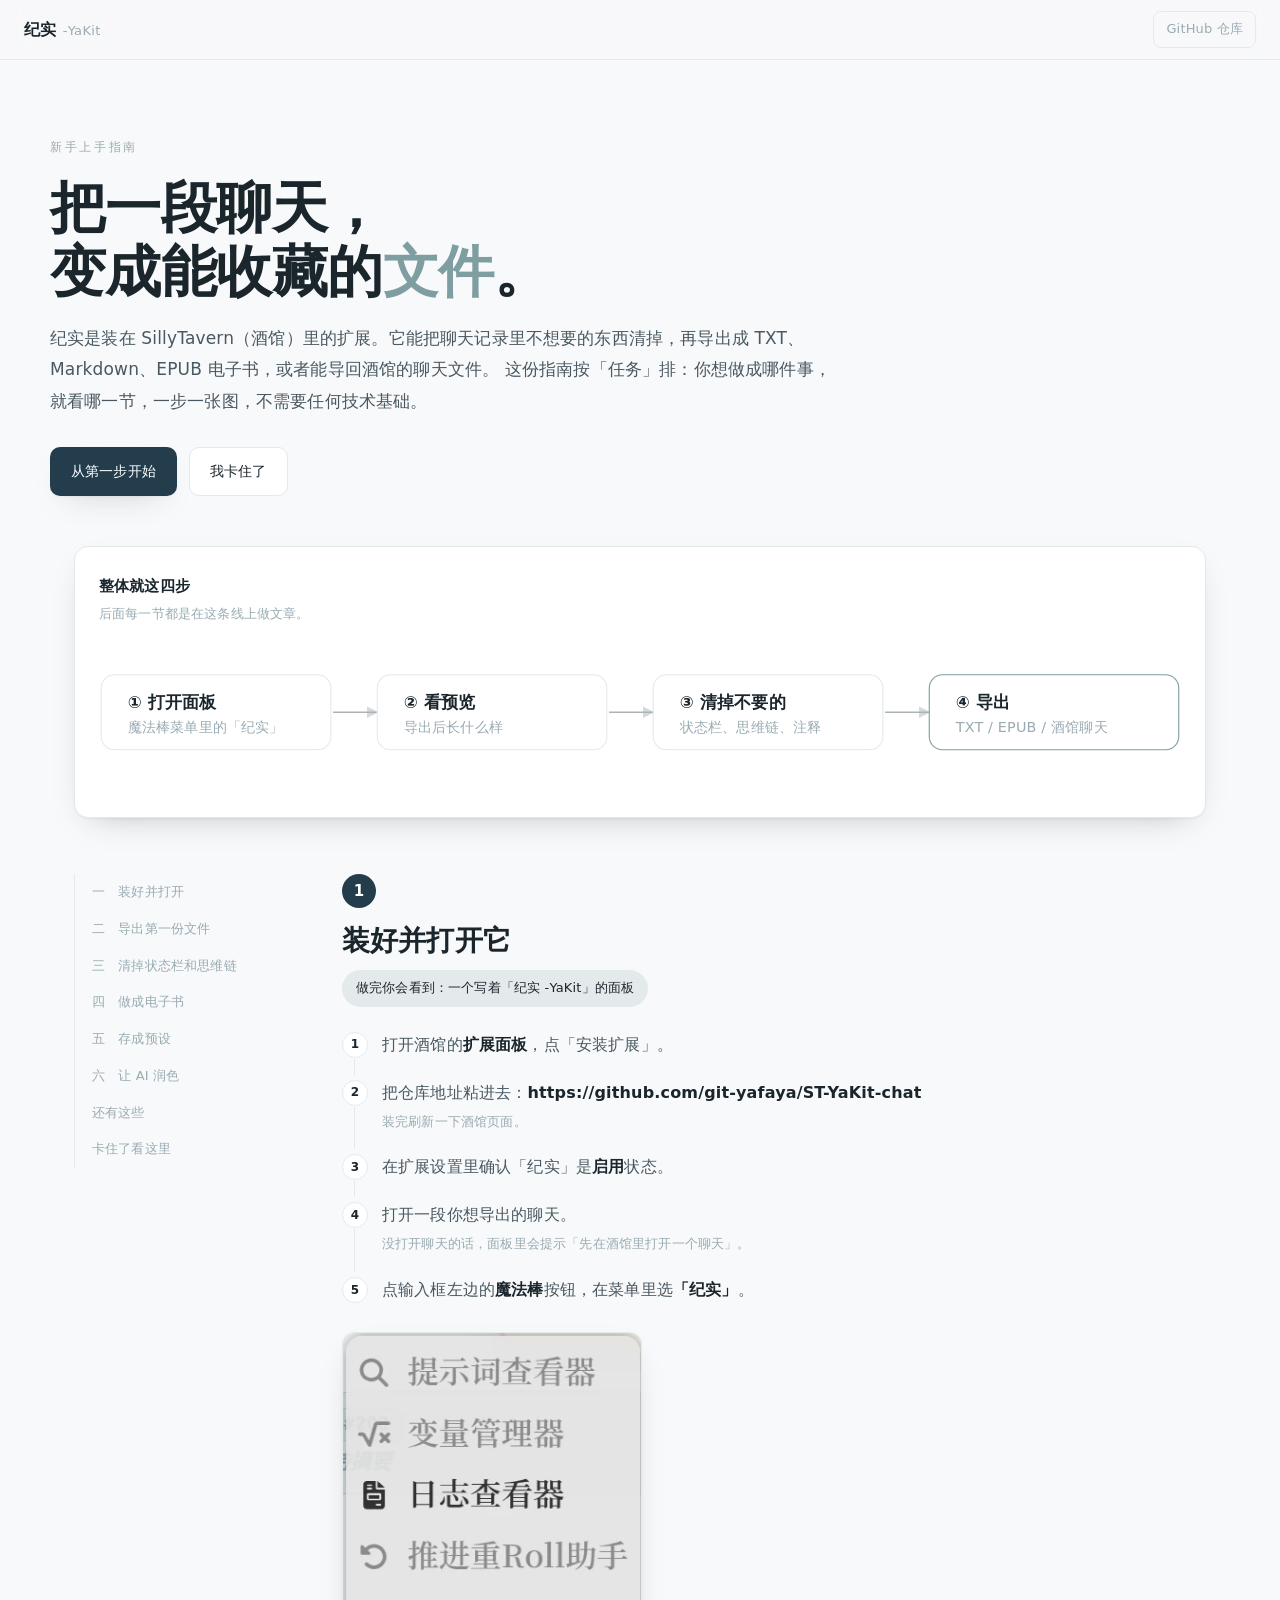
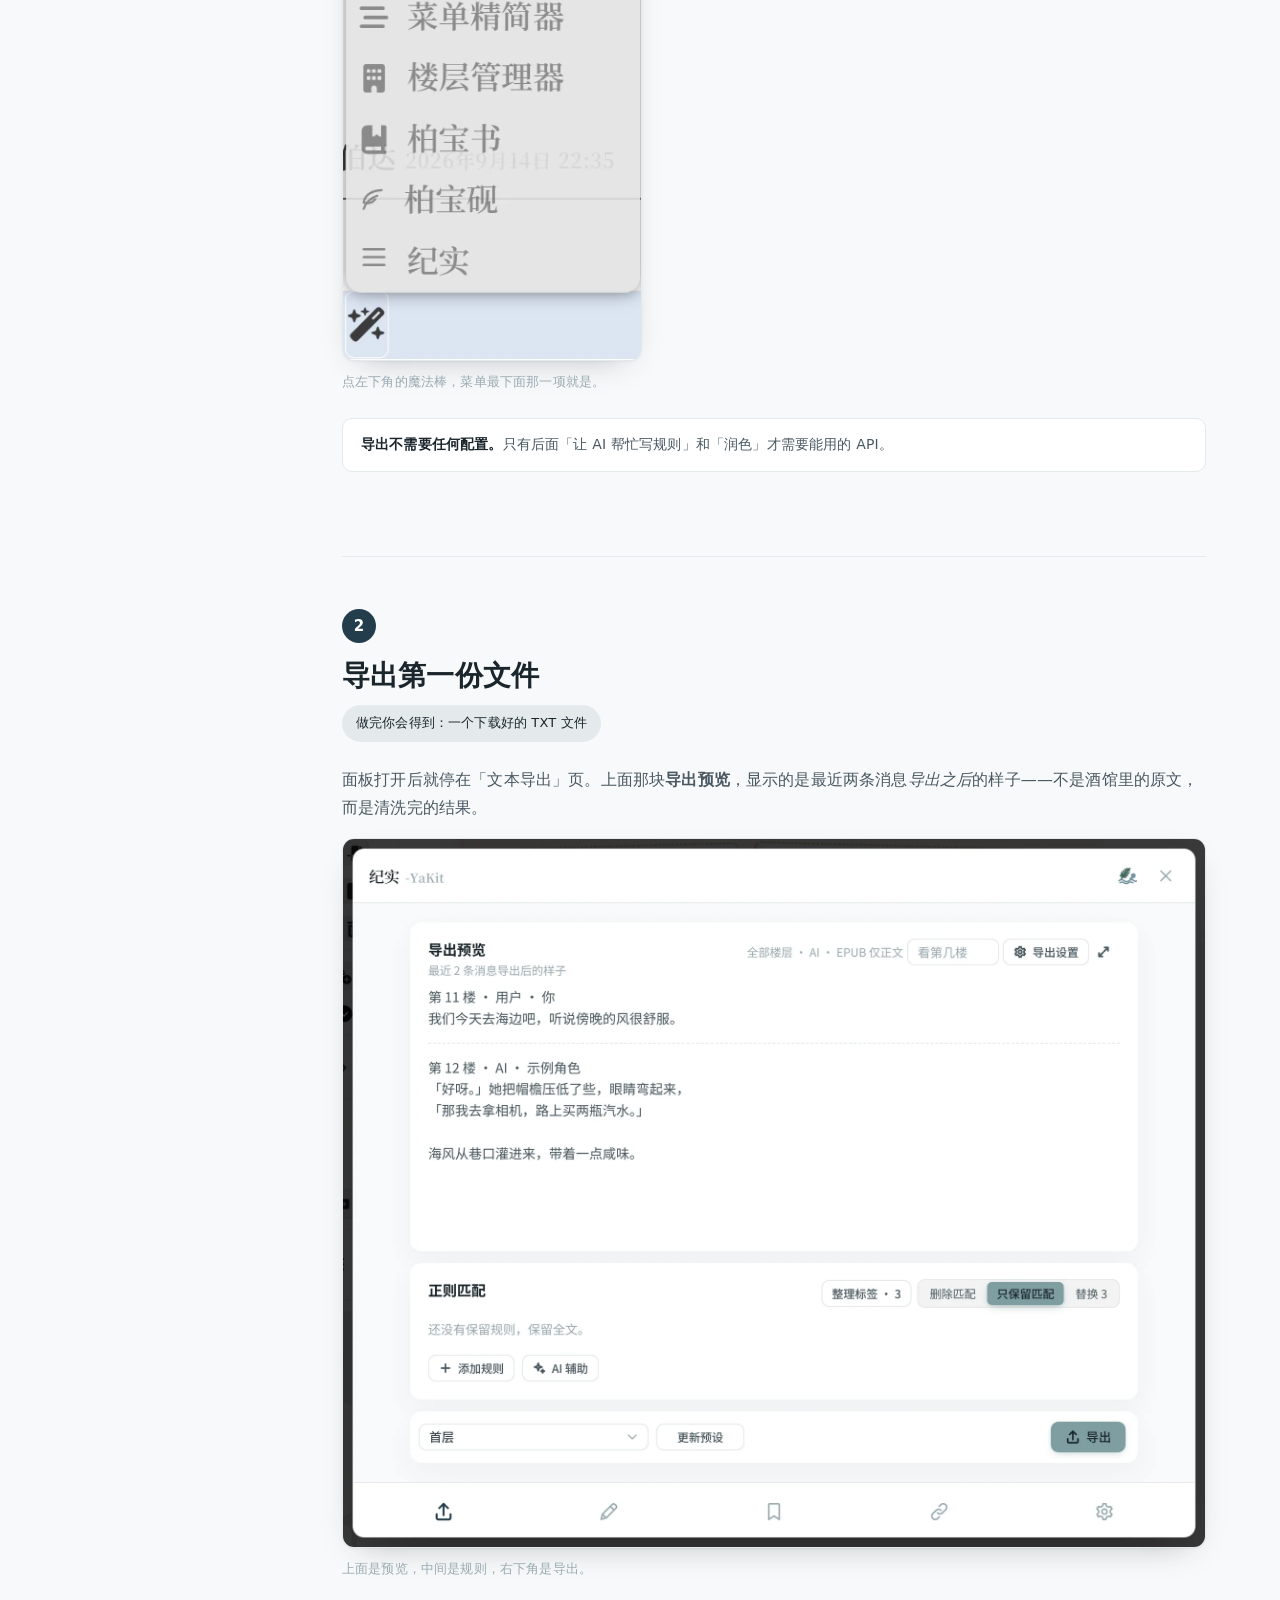
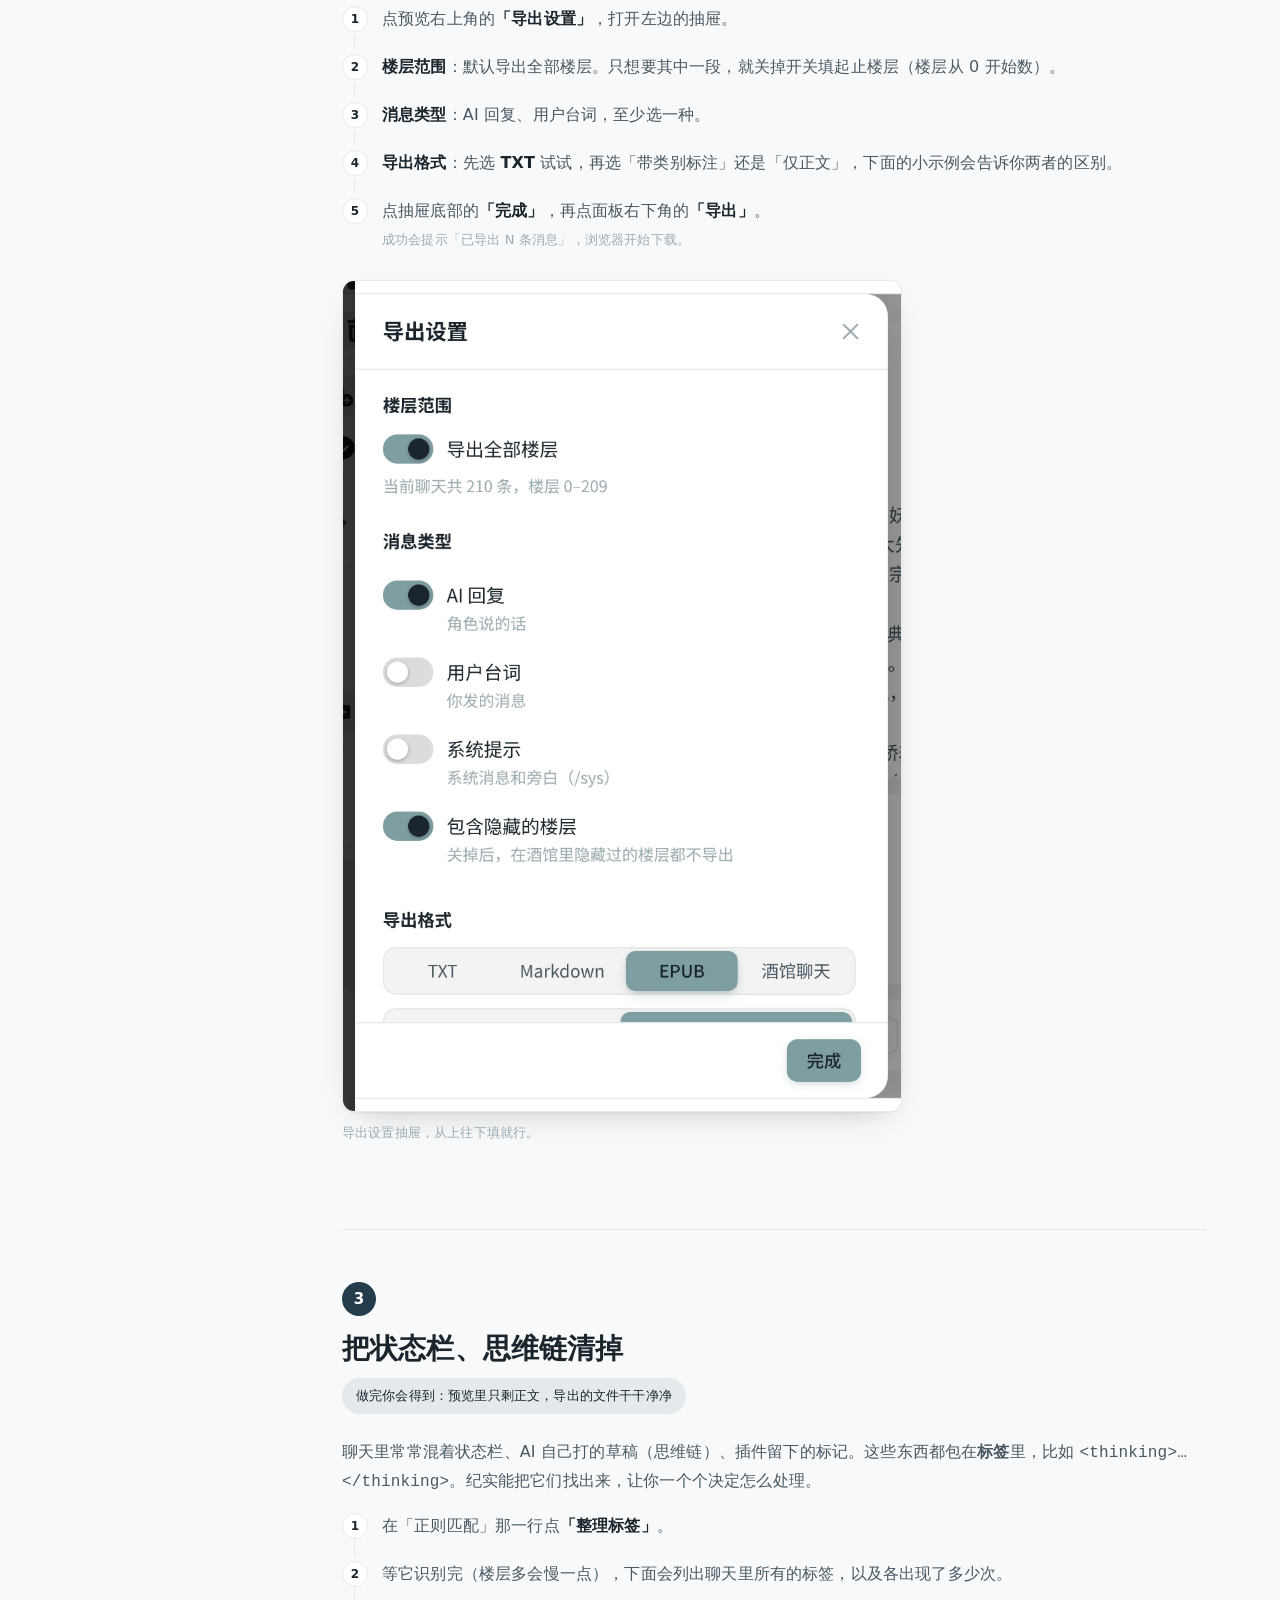
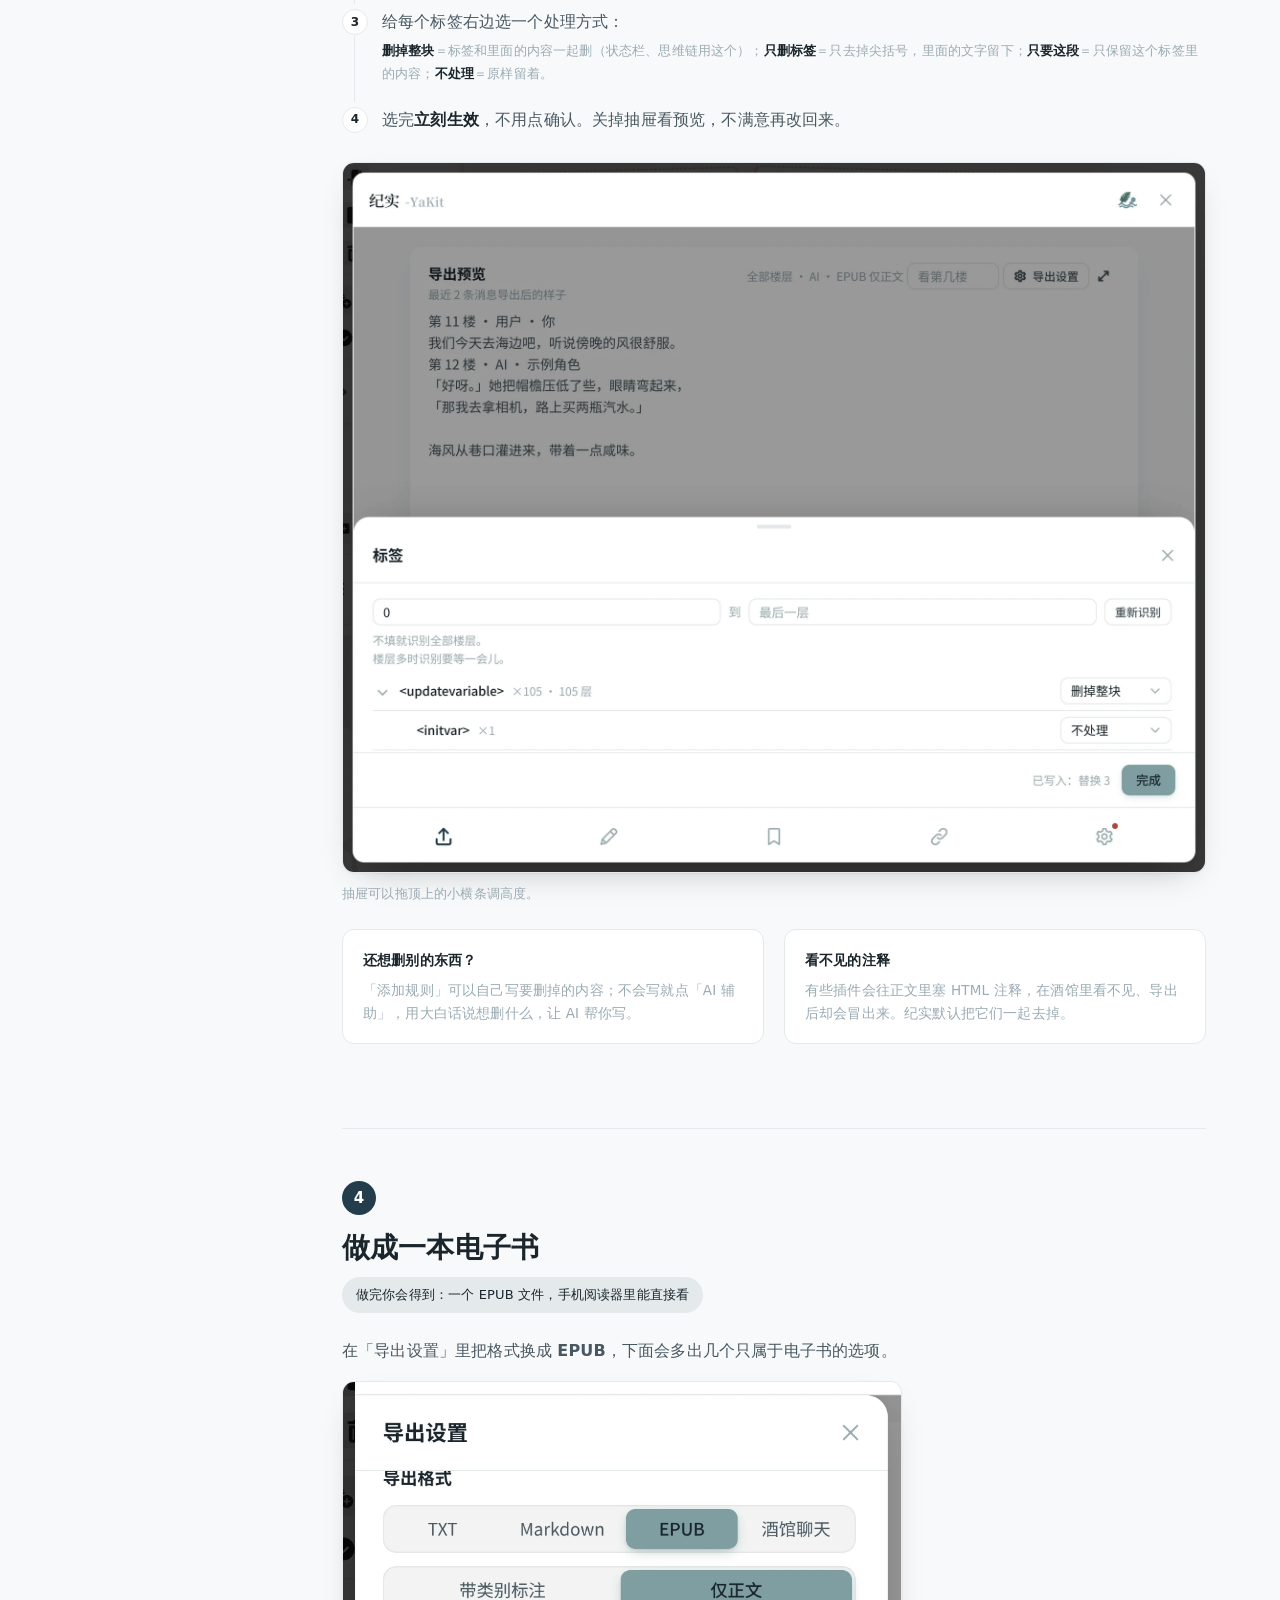
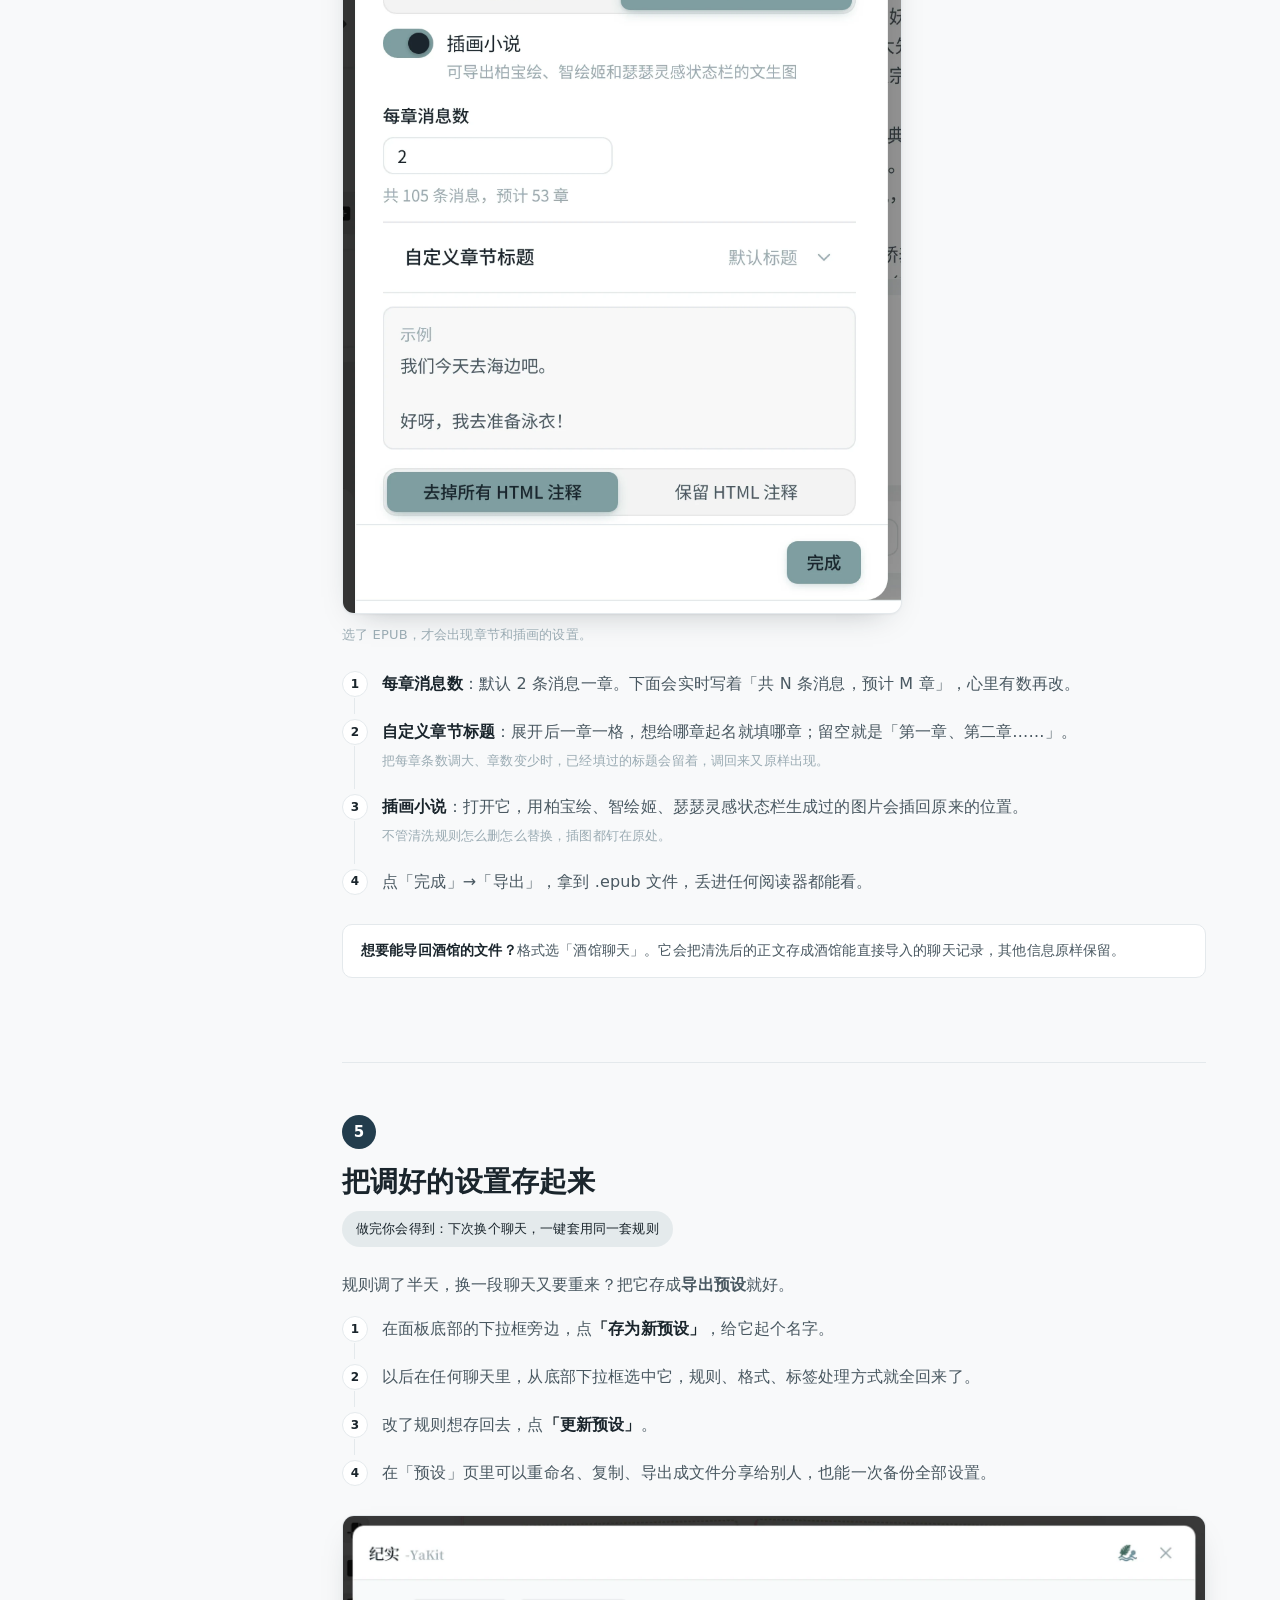
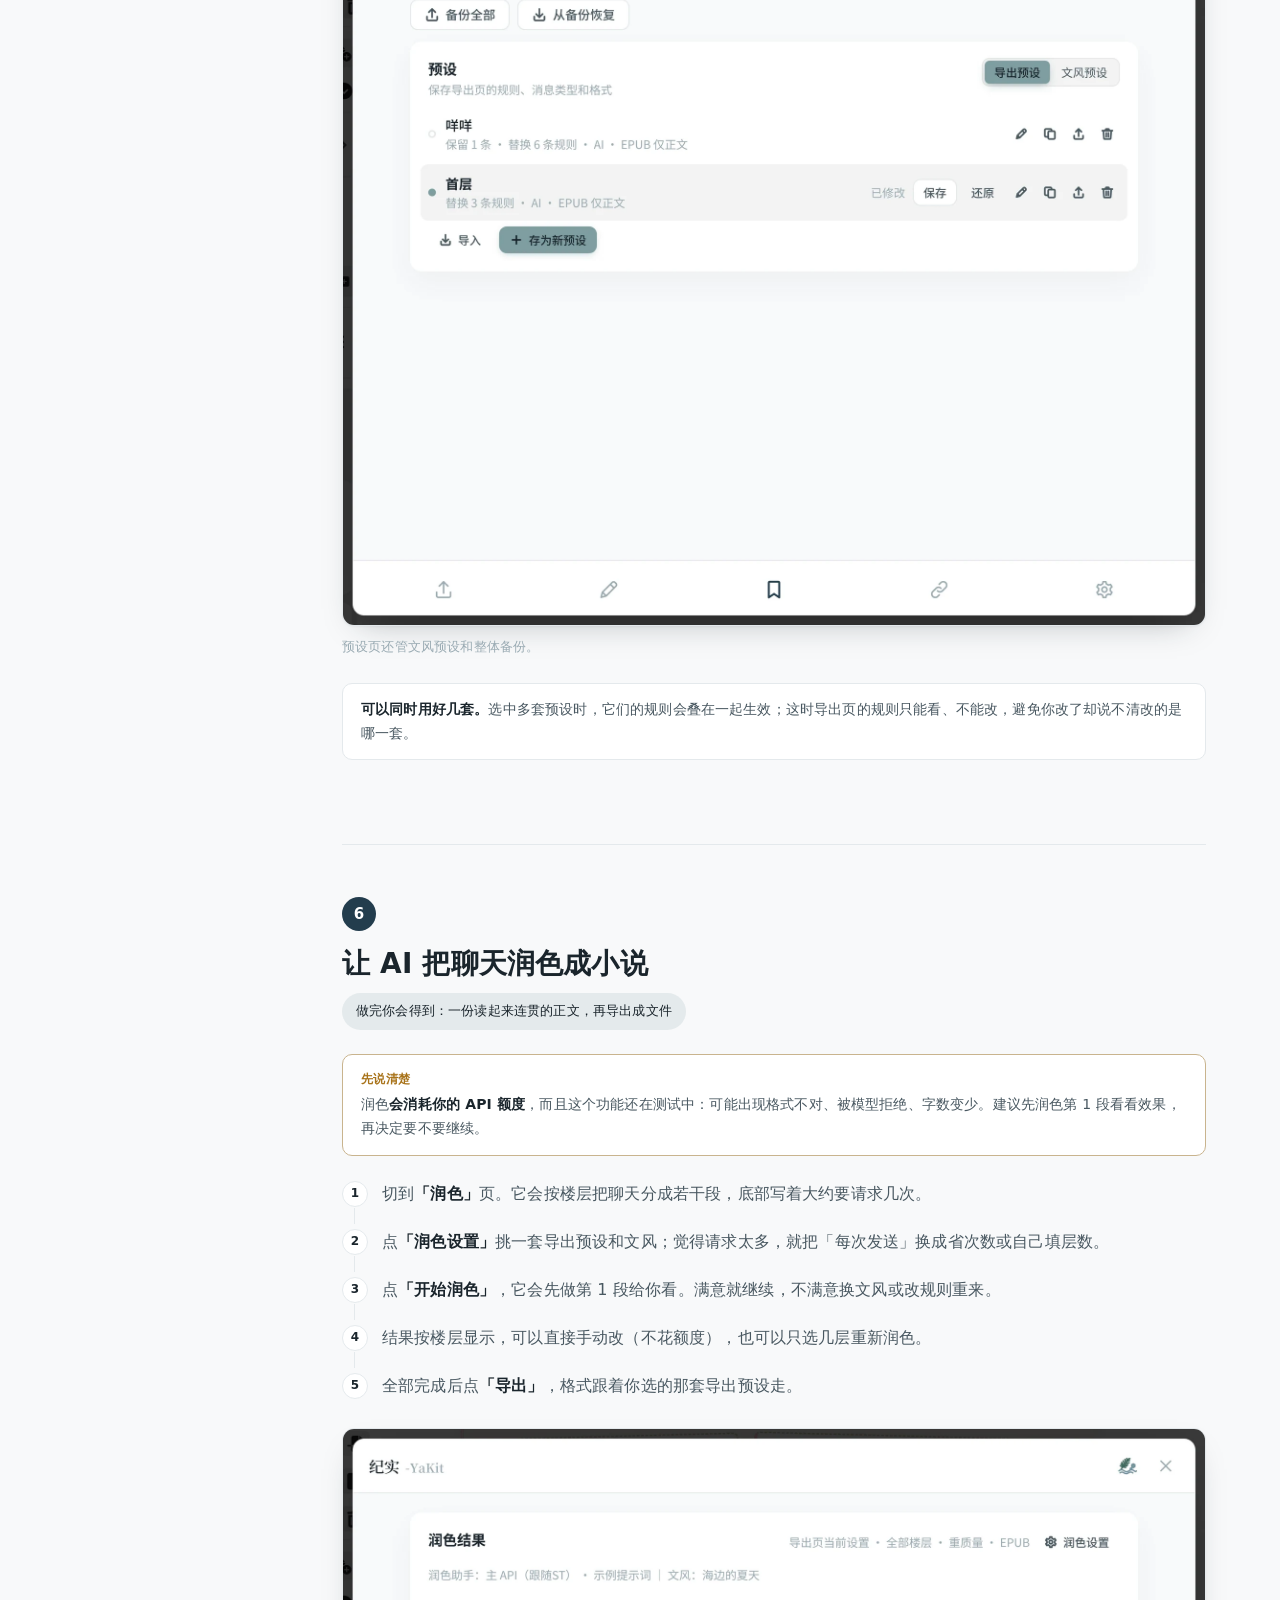
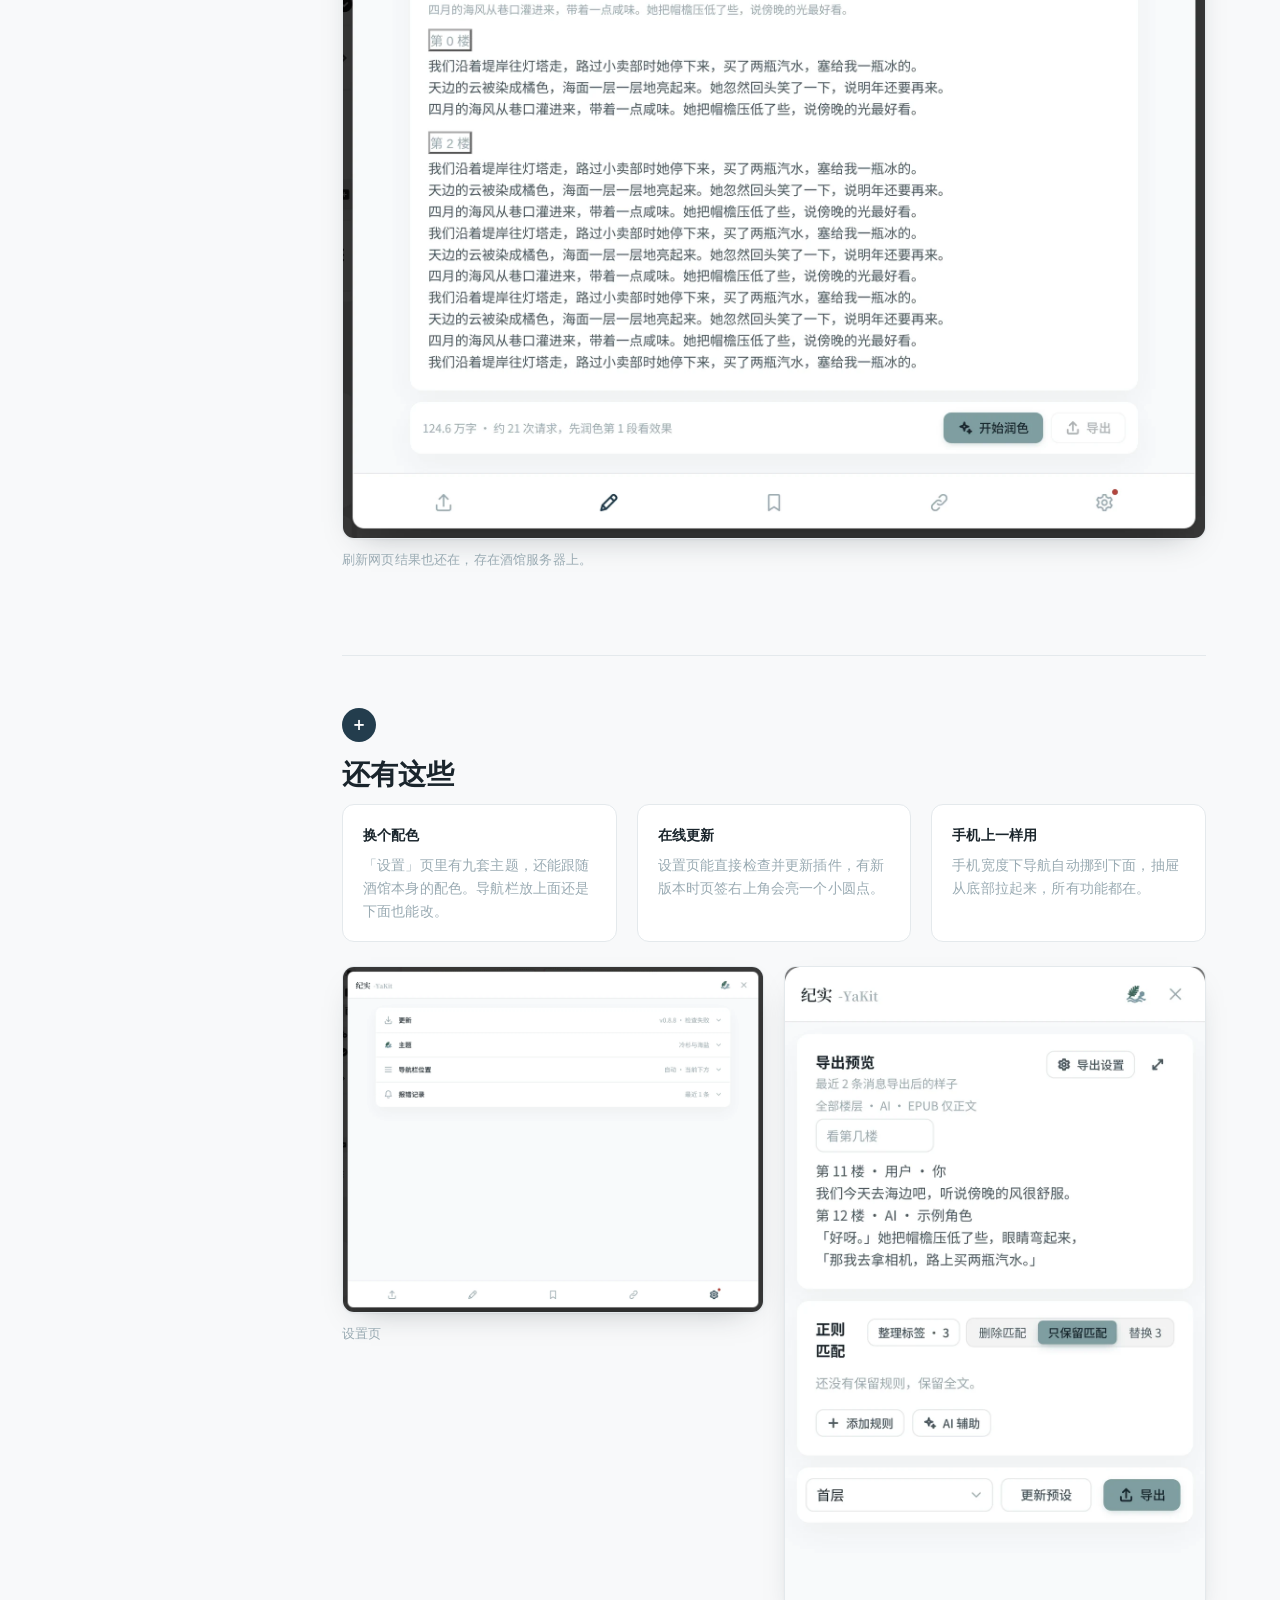
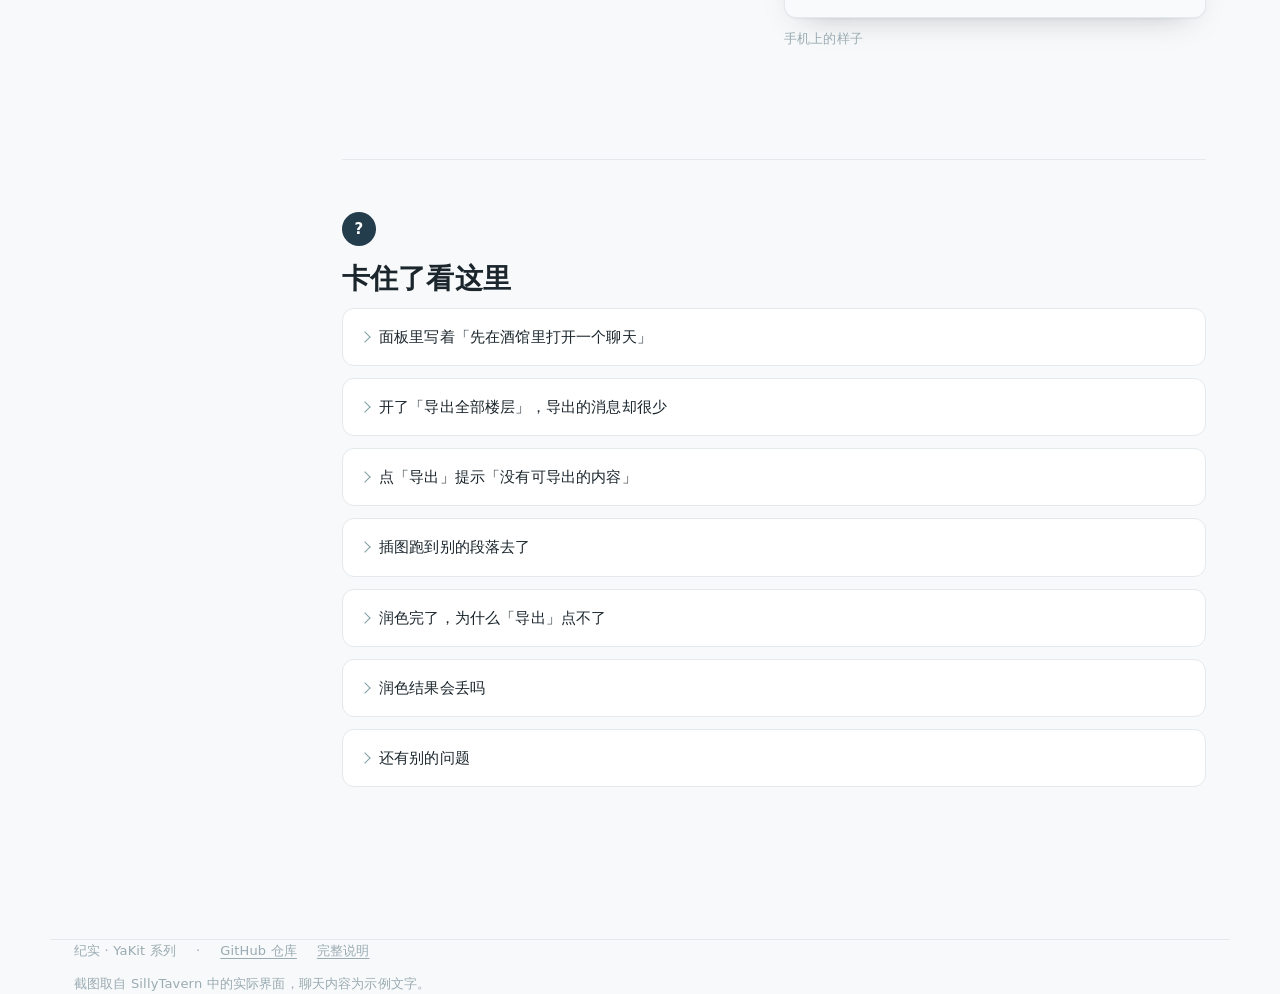
<file: docs/index.html>
<!doctype html>
<html lang="zh-CN">
<head>
<meta charset="utf-8">
<meta name="viewport" content="width=device-width, initial-scale=1">
<title>纪实 · 新手上手</title>
<meta name="description" content="纪实（ST-YaKit-chat）新手上手指南：从安装到导出一本带插图的电子书，一步一张图。">
<style>
:root {
  --panel-bg: #F8F9FA;
  --card-bg: #FFFFFF;
  --divider: #E4E9EC;
  --text-title: #1A252C;
  --text-body: #495861;
  --text-muted: #9AABB3;
  --primary: #233D4D;
  --accent: #7F9EA1;
  --on-primary: #FFFFFF;
  --warning: #A8731A;
  --shadow: 0 1px 2px rgba(26, 37, 44, .04), 0 12px 32px -18px rgba(26, 37, 44, .35);
  --radius: 14px;
  --max: 1180px;
}
@media (prefers-color-scheme: dark) {
  :root {
    --panel-bg: #12181C;
    --card-bg: #192127;
    --divider: #27333A;
    --text-title: #EAF1F4;
    --text-body: #B8C6CD;
    --text-muted: #7D8E97;
    --primary: #9FBFC2;
    --accent: #7F9EA1;
    --on-primary: #10181D;
    --warning: #D7A54A;
    --shadow: 0 1px 2px rgba(0, 0, 0, .3), 0 14px 36px -20px rgba(0, 0, 0, .8);
  }
}
* { box-sizing: border-box; }
html { scroll-behavior: smooth; scroll-padding-top: 84px; -webkit-text-size-adjust: 100%; }
body {
  margin: 0;
  background: var(--panel-bg);
  color: var(--text-body);
  font: 400 16px/1.75 system-ui, -apple-system, "PingFang SC", "Microsoft YaHei", sans-serif;
  letter-spacing: .01em;
}
img { max-width: 100%; display: block; }
a { color: var(--primary); text-underline-offset: 3px; }

/* ---------- 顶栏 ---------- */
.topbar {
  position: sticky; top: 0; z-index: 30;
  display: flex; align-items: center; gap: 14px;
  padding: 0 24px; height: 60px;
  background: color-mix(in srgb, var(--panel-bg) 86%, transparent);
  backdrop-filter: saturate(1.4) blur(12px);
  border-bottom: 1px solid var(--divider);
}
.topbar .brand { font-size: 16px; font-weight: 600; color: var(--text-title); letter-spacing: .02em; }
.topbar .brand small { font-weight: 400; font-size: 13px; color: var(--text-muted); margin-left: 6px; }
.topbar .spacer { flex: 1; }
.topbar a.ghost {
  font-size: 13px; color: var(--text-muted); text-decoration: none;
  padding: 6px 12px; border: 1px solid var(--divider); border-radius: 8px;
  transition: color .18s ease, border-color .18s ease;
}
.topbar a.ghost:hover { color: var(--text-title); border-color: var(--text-muted); }

/* ---------- 版心 ---------- */
.wrap { max-width: var(--max); margin: 0 auto; padding: 0 24px; }

/* ---------- 封面 ---------- */
.hero { padding: 72px 0 40px; }
.hero .kicker {
  display: inline-block; font-size: 12px; letter-spacing: .22em; text-transform: uppercase;
  color: var(--text-muted); margin-bottom: 18px;
}
.hero h1 {
  margin: 0 0 18px; color: var(--text-title);
  font-size: clamp(34px, 6vw, 56px); line-height: 1.15; font-weight: 650; letter-spacing: -.01em;
}
.hero h1 span { color: var(--accent); }
.hero p.lead { margin: 0; max-width: 46em; font-size: 17px; line-height: 1.85; }
.hero .cta { display: flex; flex-wrap: wrap; gap: 12px; margin-top: 30px; }
.btn {
  display: inline-flex; align-items: center; gap: 8px;
  padding: 11px 20px; border-radius: 10px; font-size: 14px; font-weight: 500;
  text-decoration: none; border: 1px solid transparent; transition: transform .16s ease, box-shadow .16s ease;
}
.btn.primary { background: var(--primary); color: var(--on-primary); box-shadow: var(--shadow); }
.btn.plain { border-color: var(--divider); color: var(--text-title); background: var(--card-bg); }
.btn:hover { transform: translateY(-1px); }

/* ---------- 全流程图 ---------- */
.flow { margin: 10px 0 56px; padding: 26px 24px; background: var(--card-bg); border: 1px solid var(--divider); border-radius: var(--radius); box-shadow: var(--shadow); }
.flow h2 { margin: 0 0 4px; font-size: 15px; color: var(--text-title); font-weight: 600; }
.flow p { margin: 0 0 20px; font-size: 13px; color: var(--text-muted); }
.flow-scroll { overflow-x: auto; margin: 0 -4px; padding: 0 4px 4px; }
.flow svg { width: 100%; min-width: 700px; height: auto; }

/* ---------- 正文布局 ---------- */
.layout { display: grid; grid-template-columns: 212px minmax(0, 1fr); gap: 56px; align-items: start; padding-bottom: 80px; }
nav.toc { position: sticky; top: 84px; }
nav.toc ol { list-style: none; margin: 0; padding: 0; border-left: 1px solid var(--divider); }
nav.toc a {
  display: block; padding: 7px 0 7px 16px; margin-left: -1px;
  border-left: 2px solid transparent; font-size: 13px; color: var(--text-muted);
  text-decoration: none; transition: color .18s ease, border-color .18s ease;
}
nav.toc a:hover { color: var(--text-title); }
nav.toc a.active { color: var(--text-title); border-left-color: var(--accent); font-weight: 500; }

/* ---------- 任务卡 ---------- */
.task { scroll-margin-top: 84px; padding: 0 0 60px; }
.task + .task { border-top: 1px solid var(--divider); padding-top: 52px; }
.task .num {
  display: inline-flex; align-items: center; justify-content: center;
  width: 34px; height: 34px; border-radius: 50%;
  background: var(--primary); color: var(--on-primary);
  font-size: 15px; font-weight: 600; font-variant-numeric: tabular-nums;
}
.task h2 { margin: 14px 0 10px; font-size: clamp(22px, 3vw, 28px); line-height: 1.35; color: var(--text-title); font-weight: 650; }
.task .goal {
  display: inline-block; margin: 0 0 24px; padding: 7px 14px;
  background: color-mix(in srgb, var(--accent) 16%, transparent);
  border-radius: 999px; font-size: 13px; color: var(--text-title);
}
.task p { margin: 0 0 16px; }

/* 步骤 */
ol.steps { list-style: none; counter-reset: step; margin: 0 0 28px; padding: 0; }
ol.steps li {
  counter-increment: step; position: relative;
  padding: 0 0 20px 40px; margin: 0;
}
ol.steps li::before {
  content: counter(step);
  position: absolute; left: 0; top: 1px;
  width: 24px; height: 24px; border-radius: 50%;
  background: var(--card-bg); border: 1px solid var(--divider); color: var(--text-title);
  font-size: 12px; font-weight: 600; display: grid; place-items: center;
}
ol.steps li::after {
  content: ""; position: absolute; left: 11.5px; top: 28px; bottom: 4px; width: 1px; background: var(--divider);
}
ol.steps li:last-child { padding-bottom: 0; }
ol.steps li:last-child::after { display: none; }
ol.steps b { color: var(--text-title); font-weight: 600; }
ol.steps .hint { display: block; margin-top: 4px; font-size: 13px; color: var(--text-muted); }

/* 截图 */
figure { margin: 0 0 24px; }
figure img {
  width: 100%; height: auto; border-radius: 12px; border: 1px solid var(--divider);
  box-shadow: var(--shadow); cursor: zoom-in; background: var(--card-bg);
  transition: transform .2s ease;
}
figure img:hover { transform: translateY(-2px); }
figcaption { margin-top: 10px; font-size: 13px; color: var(--text-muted); }
figure.narrow { max-width: 300px; }
figure.half { max-width: 560px; }

/* 提示块 */
.note {
  margin: 0 0 24px; padding: 14px 18px; border-radius: 10px;
  background: var(--card-bg); border: 1px solid var(--divider);
  font-size: 14px; line-height: 1.7;
}
.note.warn { border-color: color-mix(in srgb, var(--warning) 45%, var(--divider)); }
.note b { color: var(--text-title); }
.note .tag { font-size: 12px; color: var(--warning); font-weight: 600; letter-spacing: .04em; display: block; margin-bottom: 4px; }

/* 两栏 */
.cols { display: grid; grid-template-columns: repeat(auto-fit, minmax(240px, 1fr)); gap: 20px; margin-bottom: 24px; }
.cols .cell { padding: 18px 20px; background: var(--card-bg); border: 1px solid var(--divider); border-radius: 12px; }
.cols .cell h3 { margin: 0 0 6px; font-size: 14px; color: var(--text-title); font-weight: 600; }
.cols .cell p { margin: 0; font-size: 13.5px; color: var(--text-muted); line-height: 1.7; }

/* 常见问题 */
details.faq {
  background: var(--card-bg); border: 1px solid var(--divider); border-radius: 12px;
  padding: 0 18px; margin-bottom: 12px;
}
details.faq summary {
  cursor: pointer; padding: 15px 0; font-size: 15px; font-weight: 500; color: var(--text-title);
  list-style: none; display: flex; align-items: center; gap: 10px;
}
details.faq summary::-webkit-details-marker { display: none; }
details.faq summary::before {
  content: ""; width: 7px; height: 7px; border-right: 1.6px solid var(--accent); border-bottom: 1.6px solid var(--accent);
  transform: rotate(-45deg); transition: transform .2s ease; flex: none;
}
details.faq[open] summary::before { transform: rotate(45deg); }
details.faq .answer { padding: 0 0 16px 17px; font-size: 14.5px; line-height: 1.8; }

/* 页脚 */
footer { border-top: 1px solid var(--divider); padding: 36px 0 56px; font-size: 13px; color: var(--text-muted); }
footer a { color: var(--text-muted); }
footer .row { display: flex; flex-wrap: wrap; gap: 8px 20px; align-items: center; }

/* 放大查看 */
.lightbox {
  position: fixed; inset: 0; z-index: 60; display: none;
  background: color-mix(in srgb, var(--text-title) 82%, transparent);
  padding: 32px; cursor: zoom-out;
}
.lightbox.on { display: grid; place-items: center; }
.lightbox img { max-width: min(1100px, 94vw); max-height: 90vh; width: auto; border-radius: 10px; box-shadow: 0 30px 80px -30px rgba(0,0,0,.9); }

@media (max-width: 960px) {
  .layout { grid-template-columns: minmax(0, 1fr); gap: 0; }
  nav.toc { position: static; margin-bottom: 36px; }
  nav.toc ol { display: flex; gap: 6px; overflow-x: auto; border-left: 0; padding-bottom: 6px; }
  nav.toc a { border: 1px solid var(--divider); border-radius: 999px; padding: 6px 14px; margin: 0; white-space: nowrap; }
  nav.toc a.active { border-color: var(--accent); }
  .hero { padding: 48px 0 32px; }
}
@media (max-width: 600px) {
  .wrap { padding: 0 18px; }
  .topbar { padding: 0 18px; }
  body { font-size: 15.5px; }
}
</style>
</head>
<body>

<div class="topbar">
  <span class="brand">纪实<small>-YaKit</small></span>
  <span class="spacer"></span>
  <a class="ghost" href="https://github.com/git-yafaya/ST-YaKit-chat">GitHub 仓库</a>
</div>

<header class="wrap hero">
  <span class="kicker">新手上手指南</span>
  <h1>把一段聊天，<br>变成能收藏的<span>文件</span>。</h1>
  <p class="lead">
    纪实是装在 SillyTavern（酒馆）里的扩展。它能把聊天记录里不想要的东西清掉，再导出成 TXT、Markdown、EPUB 电子书，或者能导回酒馆的聊天文件。
    这份指南按「任务」排：你想做成哪件事，就看哪一节，一步一张图，不需要任何技术基础。
  </p>
  <div class="cta">
    <a class="btn primary" href="#t1">从第一步开始</a>
    <a class="btn plain" href="#faq">我卡住了</a>
  </div>
</header>

<div class="wrap">
  <section class="flow" aria-label="整体流程">
    <h2>整体就这四步</h2>
    <p>后面每一节都是在这条线上做文章。</p>
    <div class="flow-scroll">
    <svg viewBox="0 0 980 120" role="img" aria-label="流程：打开面板、看预览、清掉不要的、导出文件">
      <defs>
        <marker id="ar" viewBox="0 0 10 10" refX="9" refY="5" markerWidth="7" markerHeight="7" orient="auto">
          <path d="M0 0 10 5 0 10z" fill="currentColor" opacity=".5"></path>
        </marker>
      </defs>
      <g fill="none" stroke="currentColor" stroke-width="1.5" opacity=".45" marker-end="url(#ar)">
        <line x1="212" y1="60" x2="252" y2="60"></line>
        <line x1="462" y1="60" x2="502" y2="60"></line>
        <line x1="712" y1="60" x2="752" y2="60"></line>
      </g>
      <g>
        <rect x="2" y="26" width="208" height="68" rx="12" fill="var(--card-bg)" stroke="var(--divider)"></rect>
        <text x="26" y="56" font-size="15" font-weight="600" fill="var(--text-title)">① 打开面板</text>
        <text x="26" y="78" font-size="13" fill="var(--text-muted)">魔法棒菜单里的「纪实」</text>

        <rect x="252" y="26" width="208" height="68" rx="12" fill="var(--card-bg)" stroke="var(--divider)"></rect>
        <text x="276" y="56" font-size="15" font-weight="600" fill="var(--text-title)">② 看预览</text>
        <text x="276" y="78" font-size="13" fill="var(--text-muted)">导出后长什么样</text>

        <rect x="502" y="26" width="208" height="68" rx="12" fill="var(--card-bg)" stroke="var(--divider)"></rect>
        <text x="526" y="56" font-size="15" font-weight="600" fill="var(--text-title)">③ 清掉不要的</text>
        <text x="526" y="78" font-size="13" fill="var(--text-muted)">状态栏、思维链、注释</text>

        <rect x="752" y="26" width="226" height="68" rx="12" fill="var(--card-bg)" stroke="var(--accent)"></rect>
        <text x="776" y="56" font-size="15" font-weight="600" fill="var(--text-title)">④ 导出</text>
        <text x="776" y="78" font-size="13" fill="var(--text-muted)">TXT / EPUB / 酒馆聊天</text>
      </g>
    </svg>
    </div>
  </section>

  <div class="layout">
    <nav class="toc" aria-label="目录">
      <ol>
        <li><a href="#t1">一　装好并打开</a></li>
        <li><a href="#t2">二　导出第一份文件</a></li>
        <li><a href="#t3">三　清掉状态栏和思维链</a></li>
        <li><a href="#t4">四　做成电子书</a></li>
        <li><a href="#t5">五　存成预设</a></li>
        <li><a href="#t6">六　让 AI 润色</a></li>
        <li><a href="#more">还有这些</a></li>
        <li><a href="#faq">卡住了看这里</a></li>
      </ol>
    </nav>

    <main>
      <!-- 任务一 -->
      <section class="task" id="t1">
        <span class="num">1</span>
        <h2>装好并打开它</h2>
        <p class="goal">做完你会看到：一个写着「纪实 -YaKit」的面板</p>
        <ol class="steps">
          <li>打开酒馆的<b>扩展面板</b>，点「安装扩展」。</li>
          <li>把仓库地址粘进去：<b>https://github.com/git-yafaya/ST-YaKit-chat</b><span class="hint">装完刷新一下酒馆页面。</span></li>
          <li>在扩展设置里确认「纪实」是<b>启用</b>状态。</li>
          <li>打开一段你想导出的聊天。<span class="hint">没打开聊天的话，面板里会提示「先在酒馆里打开一个聊天」。</span></li>
          <li>点输入框左边的<b>魔法棒</b>按钮，在菜单里选<b>「纪实」</b>。</li>
        </ol>
        <figure class="narrow">
          <img src="images/01-entry.webp" alt="魔法棒菜单里的「纪实」入口" loading="lazy" width="314" height="661">
          <figcaption>点左下角的魔法棒，菜单最下面那一项就是。</figcaption>
        </figure>
        <div class="note">
          <b>导出不需要任何配置。</b>只有后面「让 AI 帮忙写规则」和「润色」才需要能用的 API。
        </div>
      </section>

      <!-- 任务二 -->
      <section class="task" id="t2">
        <span class="num">2</span>
        <h2>导出第一份文件</h2>
        <p class="goal">做完你会得到：一个下载好的 TXT 文件</p>
        <p>面板打开后就停在「文本导出」页。上面那块<b>导出预览</b>，显示的是最近两条消息<em>导出之后</em>的样子——不是酒馆里的原文，而是清洗完的结果。</p>
        <figure>
          <img src="images/02-export.webp" alt="纪实的文本导出页：上方导出预览，中间正则匹配，底部导出按钮" loading="lazy" width="1800" height="1480">
          <figcaption>上面是预览，中间是规则，右下角是导出。</figcaption>
        </figure>
        <ol class="steps">
          <li>点预览右上角的<b>「导出设置」</b>，打开左边的抽屉。</li>
          <li><b>楼层范围</b>：默认导出全部楼层。只想要其中一段，就关掉开关填起止楼层（楼层从 0 开始数）。</li>
          <li><b>消息类型</b>：AI 回复、用户台词，至少选一种。</li>
          <li><b>导出格式</b>：先选 <b>TXT</b> 试试，再选「带类别标注」还是「仅正文」，下面的小示例会告诉你两者的区别。</li>
          <li>点抽屉底部的<b>「完成」</b>，再点面板右下角的<b>「导出」</b>。<span class="hint">成功会提示「已导出 N 条消息」，浏览器开始下载。</span></li>
        </ol>
        <figure class="half">
          <img src="images/03-settings.webp" alt="导出设置抽屉：楼层范围、消息类型、导出格式" loading="lazy" width="1680" height="2500">
          <figcaption>导出设置抽屉，从上往下填就行。</figcaption>
        </figure>
      </section>

      <!-- 任务三 -->
      <section class="task" id="t3">
        <span class="num">3</span>
        <h2>把状态栏、思维链清掉</h2>
        <p class="goal">做完你会得到：预览里只剩正文，导出的文件干干净净</p>
        <p>聊天里常常混着状态栏、AI 自己打的草稿（思维链）、插件留下的标记。这些东西都包在<b>标签</b>里，比如 <code>&lt;thinking&gt;…&lt;/thinking&gt;</code>。纪实能把它们找出来，让你一个个决定怎么处理。</p>
        <ol class="steps">
          <li>在「正则匹配」那一行点<b>「整理标签」</b>。</li>
          <li>等它识别完（楼层多会慢一点），下面会列出聊天里所有的标签，以及各出现了多少次。</li>
          <li>给每个标签右边选一个处理方式：
            <span class="hint"><b>删掉整块</b>＝标签和里面的内容一起删（状态栏、思维链用这个）；<b>只删标签</b>＝只去掉尖括号，里面的文字留下；<b>只要这段</b>＝只保留这个标签里的内容；<b>不处理</b>＝原样留着。</span>
          </li>
          <li>选完<b>立刻生效</b>，不用点确认。关掉抽屉看预览，不满意再改回来。</li>
        </ol>
        <figure>
          <img src="images/05-tags.webp" alt="整理标签抽屉：识别出的标签和每个标签的处理方式" loading="lazy" width="1800" height="1480">
          <figcaption>抽屉可以拖顶上的小横条调高度。</figcaption>
        </figure>
        <div class="cols">
          <div class="cell">
            <h3>还想删别的东西？</h3>
            <p>「添加规则」可以自己写要删掉的内容；不会写就点「AI 辅助」，用大白话说想删什么，让 AI 帮你写。</p>
          </div>
          <div class="cell">
            <h3>看不见的注释</h3>
            <p>有些插件会往正文里塞 HTML 注释，在酒馆里看不见、导出后却会冒出来。纪实默认把它们一起去掉。</p>
          </div>
        </div>
      </section>

      <!-- 任务四 -->
      <section class="task" id="t4">
        <span class="num">4</span>
        <h2>做成一本电子书</h2>
        <p class="goal">做完你会得到：一个 EPUB 文件，手机阅读器里能直接看</p>
        <p>在「导出设置」里把格式换成 <b>EPUB</b>，下面会多出几个只属于电子书的选项。</p>
        <figure class="half">
          <img src="images/04-epub.webp" alt="导出设置里的 EPUB 章节：每章消息数、分章摘要、自定义章节标题" loading="lazy" width="1680" height="2500">
          <figcaption>选了 EPUB，才会出现章节和插画的设置。</figcaption>
        </figure>
        <ol class="steps">
          <li><b>每章消息数</b>：默认 2 条消息一章。下面会实时写着「共 N 条消息，预计 M 章」，心里有数再改。</li>
          <li><b>自定义章节标题</b>：展开后一章一格，想给哪章起名就填哪章；留空就是「第一章、第二章……」。<span class="hint">把每章条数调大、章数变少时，已经填过的标题会留着，调回来又原样出现。</span></li>
          <li><b>插画小说</b>：打开它，用柏宝绘、智绘姬、瑟瑟灵感状态栏生成过的图片会插回原来的位置。<span class="hint">不管清洗规则怎么删怎么替换，插图都钉在原处。</span></li>
          <li>点「完成」→「导出」，拿到 .epub 文件，丢进任何阅读器都能看。</li>
        </ol>
        <div class="note">
          <b>想要能导回酒馆的文件？</b>格式选「酒馆聊天」。它会把清洗后的正文存成酒馆能直接导入的聊天记录，其他信息原样保留。
        </div>
      </section>

      <!-- 任务五 -->
      <section class="task" id="t5">
        <span class="num">5</span>
        <h2>把调好的设置存起来</h2>
        <p class="goal">做完你会得到：下次换个聊天，一键套用同一套规则</p>
        <p>规则调了半天，换一段聊天又要重来？把它存成<b>导出预设</b>就好。</p>
        <ol class="steps">
          <li>在面板底部的下拉框旁边，点<b>「存为新预设」</b>，给它起个名字。</li>
          <li>以后在任何聊天里，从底部下拉框选中它，规则、格式、标签处理方式就全回来了。</li>
          <li>改了规则想存回去，点<b>「更新预设」</b>。</li>
          <li>在「预设」页里可以重命名、复制、导出成文件分享给别人，也能一次备份全部设置。</li>
        </ol>
        <figure>
          <img src="images/06-presets.webp" alt="预设页：导出预设列表与备份恢复" loading="lazy" width="1800" height="1480">
          <figcaption>预设页还管文风预设和整体备份。</figcaption>
        </figure>
        <div class="note">
          <b>可以同时用好几套。</b>选中多套预设时，它们的规则会叠在一起生效；这时导出页的规则只能看、不能改，避免你改了却说不清改的是哪一套。
        </div>
      </section>

      <!-- 任务六 -->
      <section class="task" id="t6">
        <span class="num">6</span>
        <h2>让 AI 把聊天润色成小说</h2>
        <p class="goal">做完你会得到：一份读起来连贯的正文，再导出成文件</p>
        <div class="note warn">
          <span class="tag">先说清楚</span>
          润色<b>会消耗你的 API 额度</b>，而且这个功能还在测试中：可能出现格式不对、被模型拒绝、字数变少。建议先润色第 1 段看看效果，再决定要不要继续。
        </div>
        <ol class="steps">
          <li>切到<b>「润色」</b>页。它会按楼层把聊天分成若干段，底部写着大约要请求几次。</li>
          <li>点<b>「润色设置」</b>挑一套导出预设和文风；觉得请求太多，就把「每次发送」换成省次数或自己填层数。</li>
          <li>点<b>「开始润色」</b>，它会先做第 1 段给你看。满意就继续，不满意换文风或改规则重来。</li>
          <li>结果按楼层显示，可以直接手动改（不花额度），也可以只选几层重新润色。</li>
          <li>全部完成后点<b>「导出」</b>，格式跟着你选的那套导出预设走。</li>
        </ol>
        <figure>
          <img src="images/07-polish.webp" alt="润色页：润色结果按楼层显示，底部是开始润色与导出" loading="lazy" width="1800" height="1480">
          <figcaption>刷新网页结果也还在，存在酒馆服务器上。</figcaption>
        </figure>
      </section>

      <!-- 还有这些 -->
      <section class="task" id="more">
        <span class="num">+</span>
        <h2>还有这些</h2>
        <div class="cols">
          <div class="cell">
            <h3>换个配色</h3>
            <p>「设置」页里有九套主题，还能跟随酒馆本身的配色。导航栏放上面还是下面也能改。</p>
          </div>
          <div class="cell">
            <h3>在线更新</h3>
            <p>设置页能直接检查并更新插件，有新版本时页签右上角会亮一个小圆点。</p>
          </div>
          <div class="cell">
            <h3>手机上一样用</h3>
            <p>手机宽度下导航自动挪到下面，抽屉从底部拉起来，所有功能都在。</p>
          </div>
        </div>
        <div class="cols">
          <figure><img src="images/08-prefs.webp" alt="设置页：更新、主题、导航栏位置、报错记录" loading="lazy" width="1800" height="1480"><figcaption>设置页</figcaption></figure>
          <figure><img src="images/09-mobile.webp" alt="手机宽度下的纪实面板" loading="lazy" width="900" height="1394"><figcaption>手机上的样子</figcaption></figure>
        </div>
      </section>

      <!-- FAQ -->
      <section class="task" id="faq">
        <span class="num">?</span>
        <h2>卡住了看这里</h2>

        <details class="faq">
          <summary>面板里写着「先在酒馆里打开一个聊天」</summary>
          <div class="answer">纪实导出的是<b>当前打开的那段聊天</b>。先选一个角色、打开聊天，再开面板就好。</div>
        </details>

        <details class="faq">
          <summary>开了「导出全部楼层」，导出的消息却很少</summary>
          <div class="answer">看两个地方：「导出设置」里的<b>消息类型</b>是不是只勾了一部分；<b>包含隐藏的楼层</b>是不是被关掉了。在酒馆里隐藏过的楼层，按它原来的类型算。</div>
        </details>

        <details class="faq">
          <summary>点「导出」提示「没有可导出的内容」</summary>
          <div class="answer">说明清洗完之后什么都不剩了。多半是「只要这段」或者保留规则写得太窄，把正文也滤掉了。回到整理标签，把那条改成「不处理」看看预览。</div>
        </details>

        <details class="faq">
          <summary>插图跑到别的段落去了</summary>
          <div class="answer">新版把插图钉在正文原来的位置，清洗规则再怎么删改都不会把它挪走。<b>作者手上没有带图的聊天，这一项没能完整复测</b>，如果你发现插图还是跑位、重复或者少了，欢迎到仓库反馈 (｡•́︿•̀｡)</div>
        </details>

        <details class="faq">
          <summary>润色完了，为什么「导出」点不了</summary>
          <div class="answer">必须每一段都润色成功才能导出。找到标着「失败」或还没润色的段，点「继续润色」或那一段的「重新润色」。</div>
        </details>

        <details class="faq">
          <summary>润色结果会丢吗</summary>
          <div class="answer">不会。结果按聊天存在酒馆服务器上，刷新网页、关掉面板都还在。</div>
        </details>

        <details class="faq">
          <summary>还有别的问题</summary>
          <div class="answer">仓库里的 <a href="https://github.com/git-yafaya/ST-YaKit-chat#readme">README</a> 有更完整的说明和配置表；遇到问题欢迎在仓库里反馈。</div>
        </details>
      </section>
    </main>
  </div>
</div>

<footer class="wrap">
  <div class="row">
    <span>纪实 · YaKit 系列</span>
    <span>·</span>
    <a href="https://github.com/git-yafaya/ST-YaKit-chat">GitHub 仓库</a>
    <a href="https://github.com/git-yafaya/ST-YaKit-chat#readme">完整说明</a>
  </div>
  <p style="margin:10px 0 0">截图取自 SillyTavern 中的实际界面，聊天内容为示例文字。</p>
</footer>

<div class="lightbox" id="lightbox" aria-hidden="true"><img alt=""></div>

<script>
// 点图放大
(() => {
  const box = document.getElementById('lightbox');
  const big = box.querySelector('img');
  document.querySelectorAll('figure img').forEach((img) => {
    img.addEventListener('click', () => {
      big.src = img.currentSrc || img.src;
      big.alt = img.alt;
      box.classList.add('on');
      box.setAttribute('aria-hidden', 'false');
    });
  });
  const close = () => { box.classList.remove('on'); box.setAttribute('aria-hidden', 'true'); };
  box.addEventListener('click', close);
  addEventListener('keydown', (e) => { if (e.key === 'Escape') close(); });
})();

// 目录跟着滚动高亮
(() => {
  const links = [...document.querySelectorAll('nav.toc a')];
  const map = new Map(links.map((a) => [a.getAttribute('href').slice(1), a]));
  const seen = new Set();
  const io = new IntersectionObserver((entries) => {
    entries.forEach((entry) => entry.isIntersecting ? seen.add(entry.target.id) : seen.delete(entry.target.id));
    const first = [...map.keys()].find((id) => seen.has(id));
    links.forEach((a) => a.classList.toggle('active', a === map.get(first)));
  }, { rootMargin: '-80px 0px -70% 0px' });
  map.forEach((_, id) => { const el = document.getElementById(id); if (el) io.observe(el); });
})();
</script>
</body>
</html>
</file>
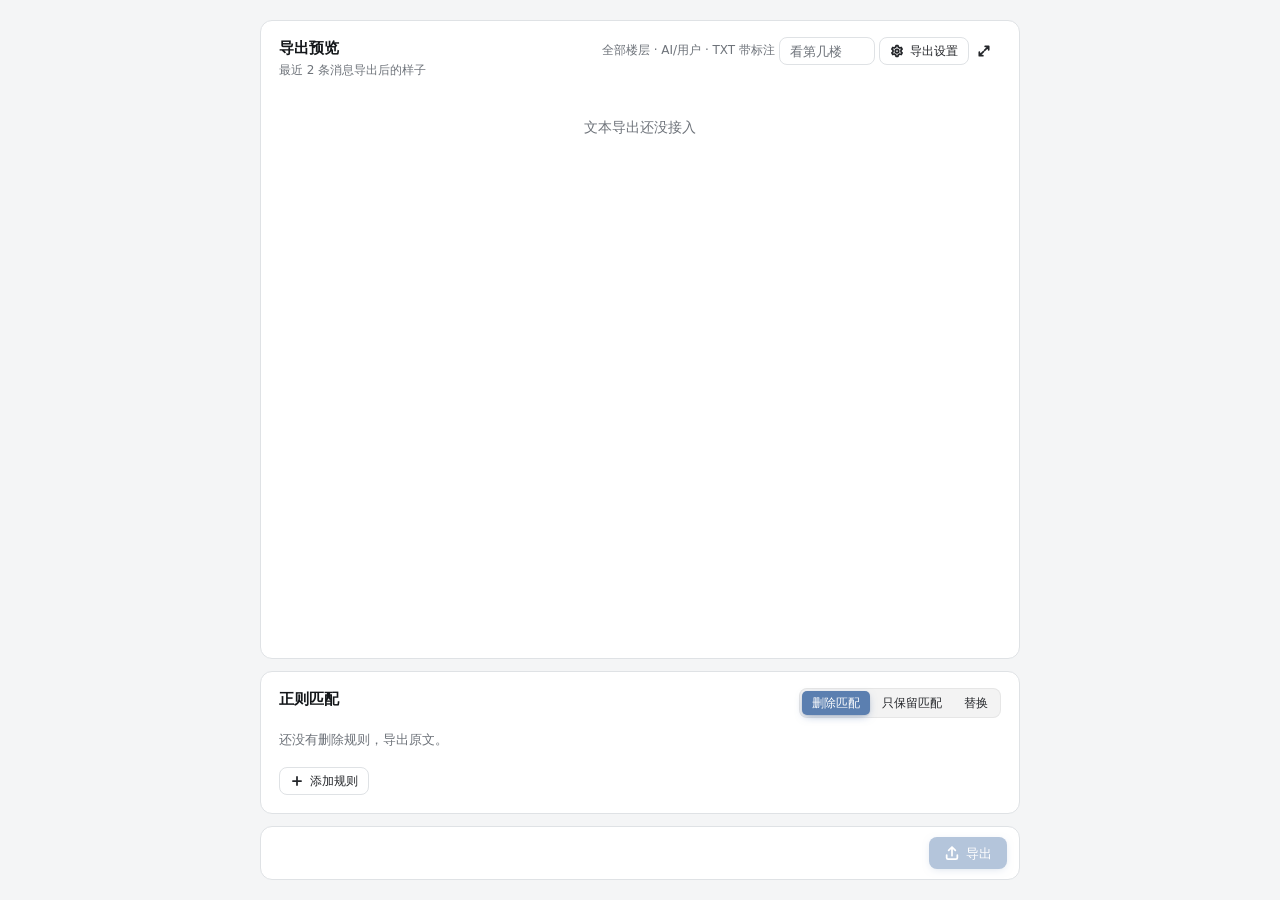
<file: src/ui/page/index.html>
<!doctype html>
<html lang="zh-CN" class="yakit-scope">
<head>
  <meta charset="utf-8">
  <meta name="viewport" content="width=device-width, initial-scale=1">
  <title>纪实面板</title>
  <link rel="stylesheet" href="../components/themes.css">
  <!-- iframe 是独立沙盒，组件要用普通 script 引入 -->
  <script src="../components/scrollbar.js"></script>
  <script src="../components/segmented.js"></script>
  <script src="../components/card.js"></script>
  <script src="../components/drawer.js"></script>
  <script src="../components/icon.js"></script>
  <script src="../components/button.js"></script>
  <script src="../components/input.js"></script>
  <script src="../components/switch.js"></script>
  <script src="../components/select.js"></script>
  <script src="../components/collapse.js"></script>
  <script src="../components/error-log.js"></script>
  <script src="../components/toast.js"></script>
  <script src="../components/modal.js"></script>
  <script src="../components/theme-list.js"></script>
  <link rel="stylesheet" href="style.css">
  <link rel="stylesheet" href="export.css">
  <link rel="stylesheet" href="polish.css">
  <link rel="stylesheet" href="settings.css">
  <link rel="stylesheet" href="notice.css">
  <link rel="stylesheet" href="preset.css">
  <link rel="stylesheet" href="api.css">
  <link rel="stylesheet" href="demo.css">
</head>
<body>
  <main>
    <!-- ========== 页签：文本导出 ========== -->
    <div data-page="export" class="export-page">
      <!-- 主要内容：导出预览 -->
      <yakit-card class="preview-card" id="preview-card" title="导出预览" subtitle="最近 2 条消息导出后的样子">
        <!-- 导出设置入口和当前设置摘要，放在预览标题同一行 -->
        <div slot="extra" class="preview-extra">
          <span class="export-summary" id="export-summary"></span>
          <yakit-input id="preview-floor" class="preview-floor" type="number" size="sm" placeholder="看第几楼" aria-label="预览第几楼"></yakit-input>
          <yakit-button id="export-settings" size="sm" icon="../icons/settings.svg">导出设置</yakit-button>
          <yakit-button id="preview-expand" size="sm" variant="ghost" icon="../icons/expand.svg" aria-label="查看全部楼层的导出预览"></yakit-button>
        </div>
        <div id="preview-body"></div>
      </yakit-card>

      <!-- 紧跟其下：正则匹配 -->
      <yakit-card class="rule-card" id="rule-card" title="正则匹配">
        <!-- 整理标签入口和匹配方式放在标题同一行 -->
        <div slot="extra" class="rule-extra">
          <yakit-button id="tag-open" size="sm" hidden>整理标签</yakit-button>
          <yakit-segmented id="rule-mode" size="sm" aria-label="匹配方式" value="delete">
            <option value="delete">删除匹配</option>
            <option value="keep">只保留匹配</option>
            <option value="replace">替换</option>
          </yakit-segmented>
        </div>
        <p class="field-note stack-note" id="stack-note" hidden></p>
        <p class="rule-empty" id="rule-empty">还没有规则，导出原文。</p>
        <div class="rule-list" id="rule-list"></div>
        <div class="rule-resize" id="rule-resize" role="separator" aria-orientation="horizontal" aria-label="拖动调整规则列表高度" hidden></div>
        <div class="btn-row rule-add">
          <yakit-button id="rule-add" size="sm" icon="../icons/plus.svg">添加规则</yakit-button>
          <yakit-button id="ai-open" size="sm" icon="../icons/sparkle.svg" hidden>AI 辅助</yakit-button>
          <span class="card-extra" id="rule-count"></span>
        </div>
      </yakit-card>

      <!-- 底部操作条 -->
      <div class="export-bar">
        <!-- 预设：不切页签就能换；改了规则或设置后点「更新预设」存回当前预设 -->
        <div class="export-preset" id="export-preset" hidden>
          <yakit-select id="export-preset-select" size="sm" multiple multi-label="{n} 套叠加" placeholder="不使用预设" aria-label="导出预设"></yakit-select>
          <yakit-button id="export-preset-save" size="sm" disabled>更新预设</yakit-button>
        </div>
        <yakit-button id="export-go" variant="primary" icon="../icons/ouput.svg">导出</yakit-button>
      </div>
    </div>

    <!-- ========== 页签：润色 ========== -->
    <div data-page="polish" class="polish-page" hidden>
      <!-- 主要内容：按段显示原文和润色后的文字 -->
      <yakit-card class="polish-card" id="polish-card" title="润色结果">
        <div slot="extra" class="preview-extra">
          <span class="export-summary" id="polish-summary"></span>
          <yakit-button id="polish-settings" size="sm" variant="ghost" icon="../icons/settings.svg">润色设置</yakit-button>
        </div>
        <div class="polish-toolbar" id="polish-toolbar" hidden>
          <span class="polish-context" id="polish-context"></span>
          <yakit-segmented id="polish-view" size="sm" aria-label="显示哪种文字" value="polished">
            <option value="polished">润色后</option>
            <option value="original">原文</option>
          </yakit-segmented>
        </div>
        <div class="notice is-warning" id="polish-chat-notice" role="status" hidden>
          <svg width="14" height="14" viewBox="0 0 24 24" fill="none" stroke="currentColor" stroke-width="2" stroke-linecap="round" stroke-linejoin="round" aria-hidden="true"><path d="M12 4 2.8 19.5h18.4Z"/><path d="M12 10v4M12 17h.01"/></svg>
          <span></span>
        </div>
        <div class="polish-new" id="polish-new" hidden>
          <span class="field-note" id="polish-new-text"></span>
          <yakit-button id="polish-new-go" size="sm" icon="../icons/sparkle.svg">润色新增部分</yakit-button>
        </div>
        <div class="polish-list" id="polish-list"></div>
      </yakit-card>

      <!-- 底部操作条：进度 + 开始 / 停止 + 导出 -->
      <div class="export-bar polish-bar">
        <div class="polish-progress">
          <span class="polish-progress-text" id="polish-progress-text"></span>
          <div class="polish-progress-track" id="polish-progress-track" role="progressbar" aria-label="润色进度" aria-valuemin="0" aria-valuemax="100" hidden>
            <div class="polish-progress-fill" id="polish-progress-fill"></div>
          </div>
        </div>
        <div class="btn-row polish-actions">
          <yakit-button id="polish-select-clear" variant="ghost" hidden>取消选择</yakit-button>
          <yakit-button id="polish-run" variant="primary" icon="../icons/sparkle.svg" disabled>开始润色</yakit-button>
          <yakit-button id="polish-export" icon="../icons/ouput.svg" disabled>导出</yakit-button>
        </div>
      </div>
    </div>

    <!-- ========== 页签：设置 ========== -->
    <!-- 一级项目点开在原地往下展开；同一时间只展开一项，页面保持简短 -->
    <div data-page="settings" hidden>
      <div class="settings-list">
        <yakit-collapse id="set-update" title="更新" icon="../icons/input.svg" hidden>
          <div class="setting-field">
            <span class="setting-label">更新纪实插件</span>
            <div class="btn-row update-actions">
              <yakit-button id="notice-open" hidden>更新公告</yakit-button>
              <yakit-button id="update-go">检查更新</yakit-button>
            </div>
          </div>
          <p class="field-note">从仓库拉取纪实的最新版本，只更新本插件。<br>更新完成后会自动刷新网页。</p>
          <div class="notice" id="update-error" role="alert" hidden>
            <svg width="14" height="14" viewBox="0 0 24 24" fill="none" stroke="currentColor" stroke-width="2" stroke-linecap="round" stroke-linejoin="round" aria-hidden="true"><circle cx="12" cy="12" r="9"/><path d="M12 7.5v5.5M12 16.5h.01"/></svg>
            <span></span>
          </div>
        </yakit-collapse>
        <!-- 原「API 管理」页：副 API、提示词、助手、请求参数（逻辑在 api.js） -->
        <yakit-collapse id="api-entry-profiles" title="API 配置" icon="../icons/link.svg">
          <p class="field-note api-section-note">纪实的 AI 功能用哪个接口</p>
          <div class="choice-list" id="api-list" role="list"></div>
          <p class="list-empty" id="api-unavailable" hidden>API 管理还没接入</p>
          <div class="btn-row list-add" id="api-actions">
            <yakit-button id="api-create" size="sm" variant="primary" icon="../icons/plus.svg">新建配置</yakit-button>
          </div>
        </yakit-collapse>
        <yakit-collapse id="api-entry-prompts" title="自定义提示词" icon="../icons/edit.svg">
          <p class="field-note api-section-note">发给 AI 的提示词，每一类可以存好几条，点一条就是用它</p>
          <yakit-segmented id="prompt-kind" size="sm" block value="jailbreak" aria-label="提示词类型">
            <option value="jailbreak">破限词</option>
            <option value="regex">正则助手</option>
            <option value="polish">润色助手</option>
          </yakit-segmented>
          <div class="prompt-card" id="prompt-card">
              <div class="choice-list prompt-fixed" id="prompt-list" role="list"></div>
          </div>
          <div class="btn-row list-add" id="prompt-actions">
            <yakit-button id="prompt-create" size="sm" variant="primary" icon="../icons/plus.svg">新建提示词</yakit-button>
          </div>
        </yakit-collapse>
        <yakit-collapse id="api-entry-assistants" title="助手" icon="../icons/sparkle.svg" hidden>
          <p class="field-note api-section-note">各个 AI 功能用哪个接口</p>
          <div class="assistant-card" id="assistant-card" hidden>
              <div class="setting-field">
                <span class="setting-label">正则助手</span>
                <yakit-select size="sm" data-kind="regex" aria-label="正则助手用的接口"></yakit-select>
              </div>
              <div class="setting-field sub-field">
                <span class="setting-label">破限词</span>
                <yakit-select size="sm" data-jailbreak="regex" aria-label="正则助手用哪条破限词"></yakit-select>
              </div>
              <div class="setting-field sub-field">
                <span class="setting-label">提示词</span>
                <yakit-select size="sm" data-rules="regex" aria-label="正则助手用哪条提示词"></yakit-select>
              </div>
              <div class="sampling-grid" data-kind="regex">
                <label class="sampling-cell"><span class="setting-label">温度</span><yakit-input type="number" size="sm" data-param="temperature" placeholder="不设置" aria-label="正则助手温度"></yakit-input></label>
                <label class="sampling-cell"><span class="setting-label">Top P</span><yakit-input type="number" size="sm" data-param="topP" placeholder="不设置" aria-label="正则助手Top P"></yakit-input></label>
                <label class="sampling-cell"><span class="setting-label">Top K</span><yakit-input type="number" size="sm" data-param="topK" placeholder="不设置" aria-label="正则助手Top K"></yakit-input></label>
                <label class="sampling-cell"><span class="setting-label">频率惩罚</span><yakit-input type="number" size="sm" data-param="frequencyPenalty" placeholder="不设置" aria-label="正则助手频率惩罚"></yakit-input></label>
                <label class="sampling-cell"><span class="setting-label">存在惩罚</span><yakit-input type="number" size="sm" data-param="presencePenalty" placeholder="不设置" aria-label="正则助手存在惩罚"></yakit-input></label>
              </div>
              <p class="field-note">文本导出页「AI 辅助」生成规则时用。<br>破限词和提示词选「跟随使用中」时，跟着「自定义提示词」里正在用的那条走。</p>
              <div class="btn-row assistant-reset"><yakit-button data-reset="regex">重置</yakit-button></div>
              <div class="setting-field request-gap">
                <span class="setting-label">润色助手</span>
                <yakit-select size="sm" data-kind="polish" aria-label="润色助手用的接口"></yakit-select>
              </div>
              <div class="setting-field sub-field">
                <span class="setting-label">破限词</span>
                <yakit-select size="sm" data-jailbreak="polish" aria-label="润色助手用哪条破限词"></yakit-select>
              </div>
              <div class="setting-field sub-field">
                <span class="setting-label">提示词</span>
                <yakit-select size="sm" data-rules="polish" aria-label="润色助手用哪条提示词"></yakit-select>
              </div>
              <div class="sampling-grid" data-kind="polish">
                <label class="sampling-cell"><span class="setting-label">温度</span><yakit-input type="number" size="sm" data-param="temperature" placeholder="不设置" aria-label="润色助手温度"></yakit-input></label>
                <label class="sampling-cell"><span class="setting-label">Top P</span><yakit-input type="number" size="sm" data-param="topP" placeholder="不设置" aria-label="润色助手Top P"></yakit-input></label>
                <label class="sampling-cell"><span class="setting-label">Top K</span><yakit-input type="number" size="sm" data-param="topK" placeholder="不设置" aria-label="润色助手Top K"></yakit-input></label>
                <label class="sampling-cell"><span class="setting-label">频率惩罚</span><yakit-input type="number" size="sm" data-param="frequencyPenalty" placeholder="不设置" aria-label="润色助手频率惩罚"></yakit-input></label>
                <label class="sampling-cell"><span class="setting-label">存在惩罚</span><yakit-input type="number" size="sm" data-param="presencePenalty" placeholder="不设置" aria-label="润色助手存在惩罚"></yakit-input></label>
              </div>
              <p class="field-note">润色页改写文字时用。<br>选「跟随使用中」时，跟着上面列表里正在用的配置走。</p>
              <div class="btn-row assistant-reset"><yakit-button data-reset="polish">重置</yakit-button></div>
          </div>
        </yakit-collapse>
        <yakit-collapse id="api-entry-request" title="参数" icon="../icons/settings.svg" hidden>
          <p class="field-note api-section-note">所有 AI 请求共用</p>
          <div class="request-card" id="request-card" hidden>
              <div class="setting-field">
                <span class="setting-label">超时时间</span>
                <div class="request-timeout">
                  <yakit-input id="request-timeout" type="number" size="sm" aria-label="超时时间（秒）" placeholder="360"></yakit-input>
                  <span class="request-unit">秒</span>
                </div>
              </div>
              <p class="field-note">等这么久还没回复就结束这次请求。<br>建议 360 秒，模型慢或文字很长时再调大。</p>
              <div class="setting-field request-gap">
                <span class="setting-label">自动重试</span>
                <yakit-segmented id="request-retries" size="sm" aria-label="自动重试次数" value="1">
                  <option value="0">不重试</option>
                  <option value="1">1 次</option>
                  <option value="2">2 次</option>
                  <option value="3">3 次</option>
                </yakit-segmented>
              </div>
              <p class="field-note">回复里读不到结果时自动再请求，超时和连不上不重试。<br>建议 1 次，每次重试都会再消耗额度。</p>
              <div class="setting-field request-gap">
                <span class="setting-label">最大输出</span>
                <div class="request-timeout">
                  <yakit-input id="request-max-tokens" type="number" size="sm" aria-label="最大输出（token）" placeholder="65535"></yakit-input>
                  <span class="request-unit">token</span>
                </div>
              </div>
              <p class="field-note">润色时每次最多让 AI 写这么多，写不完会自动接着写。<br>模型报错说长度超出上限时调小，比如 8192。</p>
          </div>
        </yakit-collapse>
        <yakit-collapse id="set-theme" title="主题">
          <div class="setting-field">
            <span class="setting-label">切换方式</span>
            <yakit-segmented id="theme-switch-mode" size="sm" aria-label="主题切换方式" value="auto">
              <option value="auto">自动</option>
              <option value="icon">图标</option>
              <option value="select">下拉框</option>
            </yakit-segmented>
          </div>
          <p class="field-note" id="theme-switch-note">选主题时显示插画还是下拉框。<br>建议选自动：电脑看插画，手机用下拉框。</p>
          <div class="themes" id="themes" role="radiogroup" aria-label="主题"></div>
          <yakit-select id="theme-select" aria-label="主题" hidden></yakit-select>
        </yakit-collapse>
        <yakit-collapse id="set-nav" title="导航栏位置" icon="../icons/menu.svg">
          <div class="setting-field">
            <span class="setting-label">显示位置</span>
            <yakit-segmented id="nav-mode" size="sm" aria-label="导航栏位置" value="auto">
              <option value="auto">自动</option>
              <option value="top">上方</option>
              <option value="bottom">下方</option>
            </yakit-segmented>
          </div>
          <p class="field-note">页签放在顶部还是底部。<br>建议选自动：电脑放上方，手机放下方。</p>
        </yakit-collapse>
        <!-- 组件示例：开发时对照用，平时隐藏；浏览器里 localStorage 的 yakit-demo 设为 on 才显示 -->
        <yakit-collapse id="set-demo" title="组件示例" summary="按钮、输入框、开关等" icon="../icons/folder.svg" link hidden></yakit-collapse>
        <yakit-collapse id="set-errors" title="报错记录" icon="../icons/bell.svg">
          <p class="field-note error-log-note">纪实最近出过的错，最多保留 50 条。<br>反馈问题时点「复制全部」，把内容发给作者。</p>
          <div class="error-log" id="error-log"></div>
          <p class="list-empty" id="error-log-empty">还没有报错。</p>
          <div class="btn-row error-log-actions" id="error-log-actions">
            <yakit-button id="error-log-copy" size="sm" icon="../icons/copy.svg">复制全部</yakit-button>
            <yakit-button id="error-log-clear" size="sm" variant="ghost" icon="../icons/trash.svg">清空</yakit-button>
          </div>
        </yakit-collapse>
      </div>
    </div>

    <!-- ========== 页签：预设 ========== -->
    <div data-page="preset" class="preset-page" hidden>
      <!-- 备份：预设卡片上方单独一行 -->
      <div class="btn-row backup-actions">
        <yakit-button id="backup-export" icon="../icons/ouput.svg">备份全部</yakit-button>
        <yakit-button id="backup-restore" icon="../icons/input.svg">从备份恢复</yakit-button>
      </div>
      <!-- 主要内容：预设列表 -->
      <yakit-card class="preset-card" id="preset-card" title="预设" subtitle="保存导出页的规则、消息类型和格式">
        <yakit-segmented slot="extra" id="preset-kind" size="sm" aria-label="预设类别" value="export">
          <option value="export">导出预设</option>
          <option value="style">文风预设</option>
        </yakit-segmented>
        <!-- 导出预设 -->
        <div id="preset-export-section">
          <div class="choice-list" id="preset-list" role="list"></div>
          <p class="list-empty" id="preset-empty" hidden></p>
          <div class="btn-row list-add" id="preset-actions">
            <yakit-button id="preset-import" size="sm" variant="ghost" icon="../icons/input.svg">导入</yakit-button>
            <yakit-button id="preset-create" size="sm" variant="primary" icon="../icons/plus.svg">存为新预设</yakit-button>
          </div>
        </div>
        <!-- 文风预设 -->
        <div id="preset-style-section" hidden>
          <div class="choice-list" id="style-list" role="list"></div>
          <p class="list-empty" id="style-empty" hidden></p>
          <div class="btn-row list-add" id="style-actions">
            <yakit-button id="style-import" size="sm" variant="ghost" icon="../icons/input.svg">导入</yakit-button>
            <yakit-button id="style-create" size="sm" variant="primary" icon="../icons/plus.svg">新建文风</yakit-button>
          </div>
        </div>
      </yakit-card>

      <input type="file" id="preset-file" hidden>
      <input type="file" id="style-file" hidden>
    </div>

  </main>

  <!-- 文本导出：导出设置抽屉 -->
  <yakit-drawer id="export-drawer" title="导出设置" side="left">
    <section class="drawer-section">
      <h3>楼层范围</h3>
      <yakit-switch id="opt-all-floors" label="导出全部楼层"></yakit-switch>
      <div id="floor-range">
        <div class="range-inputs">
          <yakit-input id="opt-start" label="起始楼层" type="number" size="sm" placeholder="0"></yakit-input>
          <yakit-input id="opt-end" label="结束楼层" type="number" size="sm" placeholder="最后一楼"></yakit-input>
        </div>
      </div>
      <p class="field-note" id="floor-hint"></p>
    </section>

    <section class="drawer-section">
      <h3>消息类型</h3>
      <div class="drawer-rows">
        <yakit-switch id="opt-type-ai" label="AI 回复" description="角色说的话"></yakit-switch>
        <yakit-switch id="opt-type-user" label="用户台词" description="你发的消息"></yakit-switch>
        <yakit-switch id="opt-include-hidden" label="包含隐藏的楼层" description="关掉后，在酒馆里隐藏过的楼层都不导出"></yakit-switch>
      </div>
      <div class="notice" id="type-warning" role="alert" hidden>
        <svg width="14" height="14" viewBox="0 0 24 24" fill="none" stroke="currentColor" stroke-width="2" stroke-linecap="round" stroke-linejoin="round" aria-hidden="true"><circle cx="12" cy="12" r="9"/><path d="M12 7.5v5.5M12 16.5h.01"/></svg>
        <span>请至少选择一种消息类型</span>
      </div>
    </section>

    <section class="drawer-section drawer-stack">
      <h3>导出格式</h3>
      <yakit-segmented id="opt-format" block aria-label="文件格式" value="txt">
        <option value="txt">TXT</option>
        <option value="md">Markdown</option>
        <option value="epub">EPUB</option>
        <option value="jsonl">酒馆聊天</option>
      </yakit-segmented>
      <yakit-segmented id="opt-labels" block aria-label="内容格式" value="with">
        <option value="with">带类别标注</option>
        <option value="plain">仅正文</option>
      </yakit-segmented>
      <yakit-switch id="opt-illustrated" label="插画小说" hidden></yakit-switch>
      <!-- EPUB 章节：只在选 EPUB 时显示，设置存在业务的 EPUB 偏好里 -->
      <div class="epub-chapters" id="epub-chapters" hidden>
        <div class="chapter-size">
          <yakit-input id="opt-chapter-size" label="每章消息数" type="number" size="sm" placeholder="2"></yakit-input>
        </div>
        <p class="field-note" id="chapter-summary"></p>
        <yakit-collapse id="chapter-names" title="自定义章节标题" summary="默认标题">
          <div class="chapter-name-list" id="chapter-name-list"></div>
        </yakit-collapse>
      </div>
      <p class="field-note" id="opt-jsonl-note" hidden>导出成酒馆能直接导入的聊天文件，正文按规则清洗，其他信息原样保留。<br>建议先导出一份，导入后可以反复清洗。</p>
      <figure class="format-example" id="format-example" aria-label="导出效果示例">
        <figcaption>示例</figcaption>
        <pre id="format-example-text"></pre>
      </figure>
      <!-- HTML 注释：默认去掉；保留时有注释才提醒，并可以只去掉注释符号 -->
      <div class="comment-options">
        <yakit-segmented id="opt-comments" block aria-label="HTML 注释" value="strip">
          <option value="strip">去掉所有 HTML 注释</option>
          <option value="keep">保留 HTML 注释</option>
        </yakit-segmented>
        <div id="comment-keep" hidden>
          <yakit-switch id="opt-comment-text" label="只去掉注释符号" description="去掉 &lt;!-- 和 --&gt;，里面的文字留在正文里"></yakit-switch>
          <p class="field-note comment-note">注意：若预设中有打草稿的条目，开启后正文会混乱，草稿会跳出来！</p>
          <div class="notice is-warning" id="comment-warning" role="status" hidden>
            <svg width="14" height="14" viewBox="0 0 24 24" fill="none" stroke="currentColor" stroke-width="2" stroke-linecap="round" stroke-linejoin="round" aria-hidden="true"><circle cx="12" cy="12" r="9"/><path d="M12 7.5v5.5M12 16.5h.01"/></svg>
            <span id="comment-warning-text"></span>
          </div>
        </div>
      </div>
    </section>

    <section class="drawer-section">
      <h3>文件名</h3>
      <yakit-input id="opt-file-name" size="sm" placeholder="不填就用角色名加日期"></yakit-input>
    </section>

    <yakit-button slot="footer" id="export-drawer-done" variant="primary">完成</yakit-button>
  </yakit-drawer>

  <!-- 文本导出：标签（识别楼层 + 嵌套结构 + 每个标签怎么处理） -->
  <yakit-drawer id="tag-drawer" title="标签" side="bottom" resizable>
    <section class="drawer-section">
      <div class="tag-range">
        <yakit-input id="tag-from" type="number" size="sm" placeholder="第一层" aria-label="识别起始楼层"></yakit-input>
        <span class="tag-range-to">到</span>
        <yakit-input id="tag-to" type="number" size="sm" placeholder="最后一层" aria-label="识别结束楼层"></yakit-input>
        <yakit-button id="tag-rescan" size="sm">重新识别</yakit-button>
      </div>
      <p class="field-note">不填就识别全部楼层。<br>楼层多时识别要等一会儿。</p>
    </section>
    <div class="tag-tree" id="tag-tree" role="list"></div>
    <p class="list-empty" id="tag-tree-empty" hidden>这些楼层里没有识别到标签。</p>
    <section class="drawer-section">
      <div class="tag-manual">
        <yakit-input id="tag-manual" size="sm" placeholder="输入标签名" aria-label="手动添加标签"></yakit-input>
        <yakit-button id="tag-manual-add" size="sm" icon="../icons/plus.svg">加到列表</yakit-button>
      </div>
      <p class="field-note">没识别到的标签可以自己加。<br>加进来后和识别到的一样选怎么处理。</p>
    </section>
    <section class="drawer-section">
      <h3>首楼</h3>
      <yakit-select id="tag-first-floor" size="sm" aria-label="首楼包进哪个标签"></yakit-select>
      <p class="field-note">开场白一般没有标签，选「只要这段」时会被清掉。<br>在这里选一个标签，会直接把首楼正文首尾包上它，改的是聊天记录。</p>
    </section>
    <div slot="footer" class="tag-footer">
      <span class="card-extra" id="tag-plan-count"></span>
      <yakit-button id="tag-done" variant="primary">完成</yakit-button>
    </div>
  </yakit-drawer>

  <!-- 文本导出：放大查看导出预览 -->
  <yakit-drawer id="preview-drawer" title="导出预览" width="760">
    <div class="preview-drawer-bar">
      <p class="field-note preview-drawer-note" id="preview-drawer-note"></p>
      <yakit-input id="preview-drawer-floor" class="preview-floor" type="number" size="sm" placeholder="看第几楼" aria-label="跳到第几楼"></yakit-input>
    </div>
    <div class="preview-drawer-body" id="preview-drawer-body"></div>
  </yakit-drawer>

  <!-- 文本导出：AI 辅助生成正则规则 -->
  <yakit-drawer id="ai-drawer" title="AI 辅助">
    <p class="ai-context" id="ai-context"></p>
    <section class="drawer-section drawer-stack">
      <yakit-input id="ai-request" label="想删掉或保留什么" required multiline rows="6" maxlength="500" placeholder="例如：去掉每条消息末尾的状态栏" hint="会把最近一条 AI 回复的原文发给模型参考。"></yakit-input>
      <p class="field-note" id="ai-mode-note"></p>
      <div class="btn-row">
        <yakit-button id="ai-generate" variant="primary" icon="../icons/sparkle.svg" disabled>生成规则</yakit-button>
        <span class="card-extra" id="ai-chat-note"></span>
      </div>
      <div class="notice" id="ai-error" role="alert" hidden>
        <svg width="14" height="14" viewBox="0 0 24 24" fill="none" stroke="currentColor" stroke-width="2" stroke-linecap="round" stroke-linejoin="round" aria-hidden="true"><circle cx="12" cy="12" r="9"/><path d="M12 7.5v5.5M12 16.5h.01"/></svg>
        <span></span>
      </div>
    </section>

    <section class="drawer-section" id="ai-result" hidden>
      <h3>生成的规则</h3>
      <div class="ai-rules" id="ai-rules"></div>
      <h3 class="ai-preview-title">加上这些规则后的样子</h3>
      <div class="ai-preview" id="ai-preview"></div>
    </section>

    <div slot="footer" class="btn-row drawer-footer">
      <yakit-button id="ai-close" class="footer-cancel">关闭</yakit-button>
      <yakit-button id="ai-regenerate" hidden>重新生成</yakit-button>
      <yakit-button id="ai-apply" variant="primary" hidden>添加到规则</yakit-button>
    </div>
  </yakit-drawer>

  <!-- 润色：润色设置抽屉 -->
  <yakit-drawer id="polish-drawer" title="润色设置" side="left">
    <div class="polish-lock" id="polish-lock" hidden>
      <p class="field-note" id="polish-lock-note"></p>
    </div>

    <section class="drawer-section">
      <div class="setting-field">
        <span class="setting-label">导出预设</span>
        <yakit-select id="polish-preset" size="sm" aria-label="用哪套导出预设" data-lock></yakit-select>
      </div>
      <p class="field-note polish-preset-summary" id="polish-preset-summary"></p>
      <p class="field-note">消息类型、正则规则和导出格式都用这套预设。<br>润色导出只包含正文，不加类别标注。</p>
      <div class="setting-field polish-style-row">
        <span class="setting-label">文风</span>
        <yakit-select id="polish-style" size="sm" aria-label="用哪套文风"></yakit-select>
      </div>
      <p class="field-note">文风预设在预设页管理。<br>换文风不影响已有结果，之后的润色按新文风。</p>
      <yakit-switch id="polish-world-info" class="polish-world-info" label="携带世界书"></yakit-switch>
    </section>

    <section class="drawer-section polish-task">
      <h3>本次任务</h3>
      <p class="field-note polish-task-off" id="polish-task-off" hidden>本次任务还没接入</p>
      <yakit-input id="polish-request" label="补充要求" multiline rows="3" placeholder="不填就只按文风润色"></yakit-input>
      <div class="polish-ref-block">
        <span class="setting-label">参考材料</span>
        <div class="polish-ref-list" id="polish-ref-list"></div>
        <div class="btn-row">
          <yakit-button id="polish-ref-add" size="sm" icon="../icons/plus.svg">添加参考</yakit-button>
        </div>
      </div>
      <p class="field-note">按聊天保存，下次开始、继续或重做时生效。<br>参考材料只帮助学写法、理解前情，不会写进结果。</p>
    </section>

    <section class="drawer-section">
      <h3>楼层范围</h3>
      <yakit-switch id="polish-all-floors" label="润色全部楼层" data-lock></yakit-switch>
      <div id="polish-floor-range">
        <div class="range-inputs">
          <yakit-input id="polish-start" label="起始楼层" type="number" size="sm" placeholder="0" data-lock></yakit-input>
          <yakit-input id="polish-end" label="结束楼层" type="number" size="sm" placeholder="最后一楼" data-lock></yakit-input>
        </div>
      </div>
      <p class="field-note" id="polish-floor-hint"></p>
    </section>

    <section class="drawer-section">
      <h3>每次发送</h3>
      <yakit-segmented id="polish-chunk-mode" block aria-label="每次发送几层楼" value="balanced" data-lock-inert>
        <option value="fewer">省次数</option>
        <option value="balanced">均衡</option>
        <option value="quality">重质量</option>
        <option value="custom">自定义</option>
      </yakit-segmented>
      <div class="setting-field polish-chunk-custom" id="polish-chunk-row" hidden>
        <span class="setting-label">每次楼层</span>
        <div class="request-timeout">
          <yakit-input id="polish-chunk" type="number" size="sm" aria-label="每次楼层" placeholder="10" data-lock></yakit-input>
          <span class="request-unit">层</span>
        </div>
      </div>
      <p class="field-note">按次计费选省次数，按量计费选重质量。<br>一次楼层越多越容易被截断，截断后会自动接着写。</p>
      <div class="notice" id="polish-chunk-error" role="alert" hidden>
        <svg width="14" height="14" viewBox="0 0 24 24" fill="none" stroke="currentColor" stroke-width="2" stroke-linecap="round" stroke-linejoin="round" aria-hidden="true"><circle cx="12" cy="12" r="9"/><path d="M12 7.5v5.5M12 16.5h.01"/></svg>
        <span></span>
      </div>
    </section>

    <section class="drawer-section">
      <h3>文件名</h3>
      <yakit-input id="polish-file-name" size="sm" placeholder="不填就用角色名加日期"></yakit-input>
    </section>

    <div slot="footer" class="btn-row polish-drawer-footer">
      <yakit-button id="polish-clear" variant="ghost">重置</yakit-button>
      <yakit-button id="polish-drawer-done" variant="primary">完成</yakit-button>
    </div>
  </yakit-drawer>

  <!-- 设置 · API 配置：新建 / 编辑副 API 配置 -->
  <yakit-drawer id="api-drawer" title="新建配置">
    <section class="drawer-section drawer-stack">
      <yakit-input id="api-name" label="名称" required maxlength="64" placeholder="例如 DeepSeek"></yakit-input>
      <yakit-input id="api-url" label="服务地址" required type="url" placeholder="https://api.example.com/v1" autocomplete="off"></yakit-input>
      <yakit-input id="api-key" label="密钥" type="password" revealable placeholder="本地模型可以不填" autocomplete="off"></yakit-input>
      <div class="api-model-row">
        <yakit-input id="api-model" label="模型名称" required placeholder="例如 deepseek-chat" autocomplete="off"></yakit-input>
        <yakit-button id="api-fetch-models" size="sm" icon="../icons/search.svg">获取模型</yakit-button>
      </div>
      <yakit-select id="api-model-select" searchable size="sm" aria-label="获取到的模型" placeholder="从获取到的模型里选" hidden></yakit-select>
    </section>

    <section class="drawer-section">
      <div class="setting-field">
        <span class="setting-label">供应商类型</span>
        <yakit-segmented id="api-provider" size="sm" aria-label="供应商类型" value="auto">
          <option value="auto">自动判断</option>
          <option value="openai">openai</option>
          <option value="local">local</option>
        </yakit-segmented>
      </div>
      <p class="field-note">决定按哪种接口连接。<br>建议选自动判断：本机和内网地址算 local，其余算 openai。</p>
    </section>

    <section class="drawer-section">
      <div class="setting-field">
        <span class="setting-label">测试连接</span>
        <yakit-button id="api-test" size="sm">测试连接</yakit-button>
      </div>
      <p class="field-note">用上面填写的内容试连一次，会消耗额度或次数！</p>
      <div class="notice" id="api-test-error" role="alert" hidden>
        <svg width="14" height="14" viewBox="0 0 24 24" fill="none" stroke="currentColor" stroke-width="2" stroke-linecap="round" stroke-linejoin="round" aria-hidden="true"><circle cx="12" cy="12" r="9"/><path d="M12 7.5v5.5M12 16.5h.01"/></svg>
        <span></span>
      </div>
      <div class="notice is-success" id="api-test-ok" role="status" hidden>
        <svg width="14" height="14" viewBox="0 0 24 24" fill="none" stroke="currentColor" stroke-width="2" stroke-linecap="round" stroke-linejoin="round" aria-hidden="true"><path d="m7.5 12.5 3 3 6-6.5"/><circle cx="12" cy="12" r="9"/></svg>
        <span></span>
      </div>
    </section>

    <div slot="footer" class="btn-row drawer-footer">
      <yakit-button id="api-drawer-cancel" class="footer-cancel">取消</yakit-button>
      <yakit-button id="api-drawer-save" variant="primary">保存</yakit-button>
    </div>
  </yakit-drawer>

  <!-- 预设：新建 / 编辑文风预设 -->
  <yakit-drawer id="style-drawer" title="新建文风">
    <section class="drawer-section drawer-stack">
      <yakit-input id="style-name" label="名称" required maxlength="64" placeholder="例如 轻小说"></yakit-input>
      <yakit-input id="style-text" label="文风要求" required multiline rows="10" placeholder="写你对文字风格的要求，例如：句子短一些，多写动作和神态"></yakit-input>
      <div class="btn-row">
        <yakit-button id="style-template" size="sm" variant="ghost" icon="../icons/plus.svg">插入模板</yakit-button>
      </div>
    </section>
    <p class="field-note">润色时合进 user 消息里，和本次任务一起发送。<br>在润色设置里选用哪一套文风。</p>
    <div slot="footer" class="btn-row drawer-footer">
      <yakit-button id="style-drawer-cancel" class="footer-cancel">取消</yakit-button>
      <yakit-button id="style-drawer-save" variant="primary">保存</yakit-button>
    </div>
  </yakit-drawer>

  <!-- 设置 · 自定义提示词：编辑固定提示词 -->
  <yakit-drawer id="prompt-drawer" title="编辑提示词">
    <p class="field-note" id="prompt-target-note"></p>
    <yakit-input id="prompt-name" label="名称" maxlength="30" placeholder="给这条提示词起个名字"></yakit-input>
    <section class="drawer-section">
      <yakit-input id="prompt-text" label="正文" multiline rows="12" placeholder="写下提示词内容"></yakit-input>
    </section>
    <div slot="footer" class="btn-row drawer-footer">
      <yakit-button id="prompt-drawer-cancel" class="footer-cancel">取消</yakit-button>
      <yakit-button id="prompt-drawer-reset" variant="ghost">恢复默认</yakit-button>
      <yakit-button id="prompt-drawer-save" variant="primary">保存</yakit-button>
    </div>
  </yakit-drawer>

  <!-- 设置：更新公告 -->
  <yakit-drawer id="notice-drawer" title="更新公告">
    <div id="notice-list"></div>
    <yakit-button slot="footer" id="notice-drawer-done" variant="primary">完成</yakit-button>
  </yakit-drawer>

  <!-- 组件示例：收在设置里的宽抽屉 -->
  <yakit-drawer id="demo-drawer" title="组件示例" width="760">
      <section class="section">
      <h2 class="section-title">按钮</h2>
      <yakit-card>
        <div class="demo-rows">
          <div>
            <p class="demo-label">三种样式：主操作（一块区域最多一个）/ 普通 / 只有文字</p>
            <div class="btn-row">
              <yakit-button variant="primary">开始导出</yakit-button>
              <yakit-button>预览</yakit-button>
              <yakit-button variant="ghost">取消</yakit-button>
            </div>
          </div>
          <div>
            <p class="demo-label">三种大小：小 / 中 / 大</p>
            <div class="btn-row">
              <yakit-button size="sm">小号</yakit-button>
              <yakit-button>中号</yakit-button>
              <yakit-button size="lg">大号</yakit-button>
            </div>
          </div>
          <div>
            <p class="demo-label">带图标 / 只有图标</p>
            <div class="btn-row">
              <yakit-button icon="../icons/plus.svg">新建规则</yakit-button>
              <yakit-button icon="../icons/ouput.svg">导入</yakit-button>
              <yakit-button variant="ghost" icon="../icons/edit.svg" aria-label="编辑"></yakit-button>
              <yakit-button variant="ghost" icon="../icons/trash.svg" aria-label="删除"></yakit-button>
            </div>
          </div>
          <div>
            <p class="demo-label">加载中 / 禁用（点「保存」试试加载效果）</p>
            <div class="btn-row">
              <yakit-button variant="primary" id="save-demo">保存</yakit-button>
              <yakit-button loading>加载中</yakit-button>
              <yakit-button disabled>不能点</yakit-button>
            </div>
          </div>
          <div>
            <p class="demo-label">撑满整行</p>
            <yakit-button variant="primary" size="lg" block icon="../icons/input.svg">下载导出文件</yakit-button>
          </div>
        </div>
      </yakit-card>
    </section>

    <section class="section">
      <h2 class="section-title">输入框</h2>
      <yakit-card>
        <div class="inputs">
          <yakit-input label="文件名" placeholder="不填就用角色名加日期" hint="说明小字写在这里"></yakit-input>
          <yakit-input label="搜索消息" placeholder="输入关键词" icon="../icons/search.svg" clearable value="妖精"></yakit-input>
          <yakit-input id="url-demo" label="接口地址" type="url" required placeholder="https://" value="api.example"
            hint="以 https:// 开头"></yakit-input>
          <yakit-input label="每页条数（小号）" type="number" size="sm" value="50"></yakit-input>
          <yakit-input class="wide" label="备注" multiline rows="3" maxlength="200"
            placeholder="写几句话，内容多了输入框会自动变高"></yakit-input>
          <yakit-input label="只读" readonly value="双色盒子-浅色毛玻璃"></yakit-input>
          <yakit-input label="禁用" disabled placeholder="现在不能填"></yakit-input>
        </div>
      </yakit-card>
    </section>

    <section class="section">
      <h2 class="section-title">开关</h2>
      <yakit-card>
        <div class="switch-list">
          <yakit-switch checked label="导出时去掉思维链" description="删掉 &lt;thinking&gt; 标签里的内容"></yakit-switch>
          <yakit-switch id="switch-demo" label="保留角色头像" description="关闭后导出文件更小"></yakit-switch>
          <div class="switch-row">
            <div class="switch-row-text">
              <div class="switch-row-title">开关放在右边（小号）</div>
              <div class="switch-row-note" id="switch-note">设置列表常用这种排法，当前：关</div>
            </div>
            <yakit-switch id="switch-right" size="sm" aria-label="示例开关"></yakit-switch>
          </div>
          <yakit-switch checked disabled label="禁用（打开）"></yakit-switch>
          <yakit-switch disabled label="禁用（关闭）"></yakit-switch>
        </div>
      </yakit-card>
    </section>

    <section class="section">
      <h2 class="section-title">下拉选择</h2>
      <yakit-card>
        <div class="inputs">
          <yakit-select id="select-demo" label="导出格式" value="md" hint="当前选择：Markdown">
            <option value="txt" description="纯文字，哪里都能打开">TXT</option>
            <option value="md" description="保留标题和粗体">Markdown</option>
            <option value="epub" description="适合在阅读器里看">EPUB</option>
            <option value="pdf" disabled description="还没做">PDF</option>
          </yakit-select>
          <yakit-select label="角色（可搜索、分组）" searchable placeholder="选择一个角色">
            <optgroup label="エロマンガ先生">
              <option value="sagiri">和泉纱雾</option>
              <option value="elf">山田妖精</option>
              <option value="muramasa">千寿村征</option>
              <option value="megumi">神野惠</option>
            </optgroup>
            <optgroup label="其他">
              <option value="masamune">和泉正宗</option>
              <option value="kyouka">和泉京香</option>
              <option value="tomoe">高砂智惠</option>
            </optgroup>
          </yakit-select>
          <yakit-select id="select-required" label="API 来源" required placeholder="请选择" error="请选择一个 API 来源">
            <option value="openai">OpenAI 兼容</option>
            <option value="claude">Claude</option>
            <option value="gemini">Gemini</option>
          </yakit-select>
          <yakit-select label="禁用" disabled value="a">
            <option value="a">现在不能选</option>
          </yakit-select>
        </div>
      </yakit-card>
    </section>

    <section class="section">
      <h2 class="section-title">分段选择器</h2>
      <yakit-card>
        <div class="field">
          <span class="field-label">导出格式</span>
          <div>
            <yakit-segmented id="format" value="md" aria-label="导出格式">
              <option value="txt">TXT</option>
              <option value="md">Markdown</option>
              <option value="epub">EPUB</option>
            </yakit-segmented>
            <p class="field-note" id="format-note">当前选择：Markdown</p>
          </div>
        </div>
        <div class="field">
          <span class="field-label">导出范围</span>
          <yakit-segmented block value="all" aria-label="导出范围">
            <option value="all">全部消息</option>
            <option value="recent">最近 50 条</option>
            <option value="custom">自定义</option>
          </yakit-segmented>
        </div>
        <div class="field">
          <span class="field-label">排序（小号）</span>
          <div>
            <yakit-segmented size="sm" value="asc" aria-label="排序">
              <option value="asc">正序</option>
              <option value="desc">倒序</option>
            </yakit-segmented>
          </div>
        </div>
      </yakit-card>
    </section>

    <section class="section">
      <h2 class="section-title">卡片</h2>
      <div class="cards">
        <yakit-card title="当前聊天" subtitle="和泉纱雾 · 今天 18:35">
          <div class="stat">128</div>
          <div class="muted">条消息可导出</div>
        </yakit-card>

        <yakit-card title="导出设置" subtitle="带底部按钮的卡片">
          <ul class="rows">
            <li><span>格式</span><span>Markdown</span></li>
            <li><span>范围</span><span>全部消息</span></li>
          </ul>
          <div slot="footer" class="btn-row">
            <yakit-button variant="ghost">重置</yakit-button>
            <yakit-button variant="primary">开始导出</yakit-button>
          </div>
        </yakit-card>

        <yakit-card id="rules-card" interactive title="正则规则" subtitle="可点击的卡片">
          <div class="stat">3</div>
          <div class="muted">条规则，点击在抽屉里查看</div>
        </yakit-card>
      </div>
    </section>

    <section class="section">
      <h2 class="section-title">抽屉</h2>
      <div class="btn-row">
        <yakit-button data-open="drawer-right">从右侧打开</yakit-button>
        <yakit-button data-open="drawer-left">从左侧打开</yakit-button>
        <yakit-button data-open="drawer-bottom">从底部打开</yakit-button>
      </div>
    </section>
  </yakit-drawer>

  <!-- 抽屉示例 -->
  <yakit-drawer id="drawer-right" title="正则规则">
    <div class="rule">
      <div class="rule-name">去掉思维链</div>
      <code>/&lt;thinking&gt;[\s\S]*?&lt;\/thinking&gt;/g</code>
    </div>
    <div class="rule">
      <div class="rule-name">合并多余空行</div>
      <code>/\n{3,}/g → \n\n</code>
    </div>
    <div class="rule">
      <div class="rule-name">去掉状态栏</div>
      <code>/&lt;status&gt;[\s\S]*?&lt;\/status&gt;/g</code>
    </div>
    <div slot="footer" class="btn-row drawer-footer">
      <yakit-button class="footer-cancel" data-close>取消</yakit-button>
      <yakit-button variant="primary" data-close>保存</yakit-button>
    </div>
  </yakit-drawer>

  <yakit-drawer id="drawer-left" title="左侧抽屉" side="left" width="320">
    <p>宽度可以用 width 属性调整，这个是 320。</p>
  </yakit-drawer>

  <yakit-drawer id="drawer-bottom" title="底部抽屉" side="bottom">
    <p>从底部弹出，适合手机上做快捷操作。顶上有一个小横条。</p>
    <yakit-segmented block value="md" aria-label="导出格式">
      <option value="txt">TXT</option>
      <option value="md">Markdown</option>
      <option value="epub">EPUB</option>
    </yakit-segmented>
    <div slot="footer" class="btn-row">
      <yakit-button variant="primary" data-close>确定</yakit-button>
    </div>
  </yakit-drawer>

  <script src="main.js"></script>
  <script src="settings.js"></script>
  <script src="notice.js"></script>
  <script src="export.js"></script>
  <script src="ai-rules.js"></script>
  <script src="polish.js"></script>
  <script src="polish-task.js"></script>
  <script src="choice.js"></script>
  <script src="preset.js"></script>
  <script src="style-preset.js"></script>
  <script src="api.js"></script>
  <script src="demo.js"></script>
</body>
</html>
</file>
<file: src/ui/components/themes.css>
/**
 * 全局配色主题
 *
 * 生效范围：只在带 class="yakit-scope" 的元素里面生效，不会改动酒馆本身的颜色
 * 切换方式：在同一个元素上写 data-theme="fir" / "fig" / "olive" / "orange" / "miemie" / "neon" / "light" / "dark"
 *          「跟随ST」data-theme="tavern"，颜色由 src/ui/panel/tavern-theme.js 从酒馆美化里取，直接写在元素上
 * 不写 data-theme 时：跟随系统，浅色用「浅色」，深色用「深色」
 *
 * 用色规则见根目录 DESIGN.md
 */

/* ---------- 浅色（默认） ---------- */
.yakit-scope,
.yakit-scope[data-theme="light"] {
  --panel-bg: #F4F5F6;
  --card-bg: #FFFFFF;
  --divider: #DFE2E5;
  --text-title: #14171A;
  --text-body: #24262A;
  --text-muted: #6E737A;
  --primary: #46618A;
  --on-primary: #FFFFFF;
  --accent: #5B7FB0;
  --on-accent: #FFFFFF;

  --success: #2F8558;
  --warning: #A8731A;
  --danger: #B5433A;

  --card-shadow: none;
  --card-border: 1px solid var(--divider);

  color-scheme: light;
}

/* ---------- 深色 ---------- */
.yakit-scope[data-theme="dark"] {
  --panel-bg: #17181A;
  --card-bg: #202226;
  --divider: #2F3237;
  --text-title: #F2F3F5;
  --text-body: #E7E8EA;
  --text-muted: #9B9EA4;
  --primary: #6B84A8;
  --on-primary: #FFFFFF;
  --accent: #8FA9CC;
  --on-accent: #17181A;

  --success: #4CA97A;
  --warning: #E0A63C;
  --danger: #D4574B;

  --card-shadow: none;
  --card-border: 1px solid var(--divider);

  color-scheme: dark;
}

/* 没选主题时，系统是深色就用深色 */
@media (prefers-color-scheme: dark) {
  .yakit-scope:not([data-theme]) {
    --panel-bg: #17181A;
    --card-bg: #202226;
    --divider: #2F3237;
    --text-title: #F2F3F5;
    --text-body: #E7E8EA;
    --text-muted: #9B9EA4;
    --primary: #6B84A8;
    --on-primary: #FFFFFF;
    --accent: #8FA9CC;
    --on-accent: #17181A;

    --success: #4CA97A;
    --warning: #E0A63C;
    --danger: #D4574B;

    color-scheme: dark;
  }
}

/* ---------- 方案一【冷杉与海盐】浅底，极简理智 ---------- */
.yakit-scope[data-theme="fir"] {
  --panel-bg: #F8F9FA;
  --card-bg: #FFFFFF;
  --divider: #E4E9EC;
  --text-title: #1A252C;
  --text-body: #495861;
  --text-muted: #9AABB3;
  --primary: #233D4D;
  --on-primary: #FFFFFF;
  --accent: #7F9EA1;
  --on-accent: #1A252C;

  --success: #2F8558;
  --warning: #A8731A;
  --danger: #B5433A;

  --card-shadow: 0 12px 32px -4px rgba(35, 61, 77, 0.06);
  --card-border: 1px solid transparent;

  color-scheme: light;
}

/* ---------- 方案二【暮色无花果】浅底，温暖人文 ---------- */
.yakit-scope[data-theme="fig"] {
  --panel-bg: #FAF9F6;
  --card-bg: #FFFFFF;
  --divider: #E8E1D6;
  --text-title: #2E1E17;
  --text-body: #6B5B52;
  --text-muted: #A3958C;
  --primary: #5E3023;
  --on-primary: #FFFFFF;
  --accent: #C08552;
  --on-accent: #FAF8F5;

  --success: #2F8558;
  --warning: #A8731A;
  --danger: #B5433A;

  --card-shadow: 0 12px 32px -4px rgba(94, 48, 35, 0.05);
  --card-border: 1px solid transparent;

  color-scheme: light;
}

/* ---------- 方案三【橄榄岩与日光柠檬】浅底，静谧先锋 ---------- */
.yakit-scope[data-theme="olive"] {
  --panel-bg: #F4F5F0;
  --card-bg: #FFFFFF;
  --divider: #E2E5DC;
  --text-title: #141D18;
  --text-body: #4D5850;
  --text-muted: #8C978E;
  --primary: #1E2D24;
  --on-primary: #FFFFFF;
  --accent: #D8E874;
  --on-accent: #141D18;

  --success: #2F8558;
  --warning: #A8731A;
  --danger: #B5433A;

  --card-shadow: none;
  --card-border: 1px solid #E2E5DC;

  color-scheme: light;
}

/* ---------- 暖橙晨曦 浅底，温暖明亮（配色按插画取色拟定） ---------- */
.yakit-scope[data-theme="orange"] {
  --panel-bg: #FAF6F1;
  --card-bg: #FFFFFF;
  --divider: #EDE3D8;
  --text-title: #2B1D14;
  --text-body: #5E4B3E;
  --text-muted: #8C7869;
  --primary: #8A4B22;
  --on-primary: #FFFFFF;
  --accent: #E39A5B;
  --on-accent: #2B1D14;

  --success: #2F8558;
  --warning: #A8731A;
  --danger: #B5433A;

  --card-shadow: 0 12px 32px -4px rgba(138, 75, 34, 0.06);
  --card-border: 1px solid transparent;

  color-scheme: light;
}

/* ---------- 咩咩 深底，暗夜紫配赛博青（按咩咩工具箱视觉规范取色） ---------- */
.yakit-scope[data-theme="miemie"] {
  --panel-bg: #171320;
  --card-bg: #211A2D;
  --divider: #3E3150;
  --text-title: #F5EFFF;
  --text-body: #EEE8F8;
  --text-muted: #B5A7C8;
  --primary: #CBB5FF;
  --on-primary: #171320;
  --accent: #26D2BD;
  --on-accent: #0B0714;

  --success: #4CA97A;
  --warning: #E0A63C;
  --danger: #D4574B;

  --card-shadow: 0 12px 32px -8px rgba(0, 0, 0, 0.55), 0 0 22px rgba(136, 68, 255, 0.08);
  --card-border: 1px solid var(--divider);
  /* 卡片左右两边的青紫渐变竖条（咩咩的特色描边） */
  --card-edges: linear-gradient(180deg, #26D2BD, #8844FF), linear-gradient(180deg, #8844FF, #26D2BD);

  color-scheme: dark;
}

/* ---------- 霓虹夜城 深底，近黑配荧光黄，焦点用青色（赛博朋克风） ---------- */
.yakit-scope[data-theme="neon"] {
  --panel-bg: #0A0A0C;
  --card-bg: #141417;
  --divider: #2A2A30;
  --text-title: #F4F4F0;
  --text-body: #E4E4DE;
  --text-muted: #9C9C94;
  --primary: #00E5F0;
  --on-primary: #0A0A0C;
  --accent: #FCEE0A;
  --on-accent: #0A0A0C;

  --success: #4CA97A;
  --warning: #E0A63C;
  --danger: #D4574B;

  --card-shadow: none;
  --card-border: 1px solid var(--divider);

  color-scheme: dark;
}
</file>
<file: src/ui/page/style.css>
/* 面板页面公共样式：渲染在独立 iframe 里，酒馆的样式影响不到这里 */
/* 预留滚动条位置：内容变长出现滚动条时，页面宽度不变、不跳动 */
/* 手机上点任何东西都不闪蓝框（这个属性会往下继承，组件内部也跟着生效） */
html {
  overflow-y: scroll;
  -webkit-tap-highlight-color: transparent;
}

body {
  margin: 0;
  min-height: 100vh;
  padding: 20px;
  box-sizing: border-box;
  font: 14px/1.6 var(--yakit-font, system-ui, -apple-system, "PingFang SC", "Microsoft YaHei", sans-serif);
  background: var(--panel-bg);
  color: var(--text-body);
}
[hidden] { display: none !important; }
main { max-width: 760px; margin: 0 auto; }

.section + .section { margin-top: 28px; }
.section-title {
  margin: 0 0 12px;
  font-size: 13px;
  font-weight: 600;
  color: var(--text-muted);
}
.card-extra { font-size: 12px; line-height: 22px; color: var(--text-muted); white-space: nowrap; }
.btn-row { display: flex; flex-wrap: wrap; align-items: center; gap: 8px; }
/* 抽屉底部：取消（或关闭）留在最左边，主按钮在最右边 */
.btn-row.drawer-footer { flex: 1; justify-content: flex-end; }
.btn-row.drawer-footer .footer-cancel { margin-right: auto; }
.field-note { margin: 6px 0 0; font-size: 12px; color: var(--text-muted); }

/* 状态提示框：危险色 + 图标 + 文字 */
.notice {
  display: flex;
  align-items: flex-start;
  gap: 6px;
  margin-top: 8px;
  padding: 8px 10px;
  border-radius: 8px;
  font-size: 12px;
  color: var(--text-body);
  background: color-mix(in srgb, var(--danger) 9%, var(--card-bg));
  border: 1px solid color-mix(in srgb, var(--danger) 30%, transparent);
}
.notice svg { flex: none; margin-top: 2px; color: var(--danger); }
/* 成功提示框：成功色 + 图标 + 文字 */
.notice.is-success {
  background: color-mix(in srgb, var(--success) 9%, var(--card-bg));
  border-color: color-mix(in srgb, var(--success) 30%, transparent);
}
.notice.is-success svg { color: var(--success); }

@media (max-width: 600px) {
  body { padding: 12px; }
}

/* ---------- 选择列表（预设、API 配置、提示词）：一行一项，点左边切换，行尾是文字按钮和图标按钮 ---------- */
.choice-list { margin: -4px -8px; }
.choice-item {
  display: flex;
  align-items: center;
  gap: 6px;
  padding: 0 4px 0 0;
  border-radius: 8px;
  transition: background-color 0.15s ease;
}
.choice-item + .choice-item { margin-top: 2px; }
.choice-item:hover { background: color-mix(in srgb, var(--text-title) 4%, transparent); }
.choice-item.is-active { background: color-mix(in srgb, var(--text-title) 5%, transparent); }

.choice-main {
  display: flex;
  align-items: center;
  gap: 10px;
  flex: 1;
  min-width: 0;
  min-height: 44px;
  padding: 10px 8px;
  border: 0;
  border-radius: 8px;
  background: transparent;
  color: inherit;
  font: inherit;
  text-align: left;
  cursor: pointer;
}
.choice-item.is-active .choice-main { cursor: default; }
.choice-main:focus { outline: none; }
.choice-main:focus-visible { outline: 2px solid var(--primary); outline-offset: -2px; }

/* 正在使用的一项：点睛色小圆点；其他只留一圈淡边 */
.choice-dot {
  flex: none;
  width: 8px;
  height: 8px;
  border-radius: 50%;
  box-shadow: inset 0 0 0 1.5px var(--divider);
}
.choice-item.is-active .choice-dot { background: var(--accent); box-shadow: none; }

.choice-text { display: flex; flex-direction: column; min-width: 0; }
.choice-name,
.choice-summary { overflow: hidden; white-space: nowrap; text-overflow: ellipsis; }
.choice-name { font-size: 14px; font-weight: 500; line-height: 1.5; color: var(--text-title); }
.choice-item.is-active .choice-name { font-weight: 600; }
.choice-summary { font-size: 12px; line-height: 1.5; color: var(--text-muted); }

.choice-tools { display: flex; align-items: center; gap: 4px; flex: none; }
.choice-tools:empty { display: none; }
.choice-state { margin-right: 4px; font-size: 12px; color: var(--text-muted); white-space: nowrap; }
.choice-state:empty { display: none; }
.choice-ops { display: flex; align-items: center; gap: 2px; flex: none; }

.list-empty { margin: 4px 0; font-size: 13px; line-height: 1.7; color: var(--text-muted); }

@media (prefers-reduced-motion: reduce) { .choice-item { transition: none; } }

/* 手机：图标按钮在名字右上角；「使用中」不显示（看小圆点）；有改动时，行尾文字按钮换到名字下面一行 */
@media (max-width: 600px) {
  .choice-item { flex-wrap: wrap; align-items: flex-start; }
  .choice-ops { order: 1; gap: 0; padding-top: 6px; }
  .choice-ops yakit-button { --btn-height: 32px; --btn-icon: 18px; }
  .choice-tools { display: none; }
  .choice-item.is-modified { padding-bottom: 8px; }
  .choice-item.is-modified .choice-main { padding-bottom: 4px; }
  .choice-item.is-modified .choice-tools { display: flex; order: 2; flex-basis: 100%; box-sizing: border-box; padding: 0 4px 0 26px; }
  .choice-tools yakit-button { --btn-height: 34px; --btn-pad: 14px; --btn-font: 13px; }
  .choice-state { margin-right: auto; }
}
</file>
<file: src/ui/page/export.css>
/* 文本导出页 */
/* 电脑上一屏放下：预览占剩余高度，正则匹配和底部操作条按内容高度 */
.export-page {
  display: flex;
  flex-direction: column;
  gap: 12px;
  height: calc(100vh - 40px);
  min-height: 460px;
}
.export-page > yakit-card { flex: none; }
.export-page > .preview-card {
  flex: 1;
  min-height: 180px;
  display: flex;
  flex-direction: column;
}
.preview-card::part(body) {
  flex: 1;
  min-height: 0;
  overflow-y: auto;
  padding-top: 8px;
}

.preview-item + .preview-item { margin-top: 14px; padding-top: 14px; border-top: 1px dashed var(--divider); }
.preview-meta { margin-bottom: 4px; font-size: 12px; color: var(--text-muted); }
.preview-text { white-space: pre-wrap; overflow-wrap: anywhere; color: var(--text-body); }
/* 看不到的段落先不排版（高度按上次实际大小或估计值占位） */
.preview-chunk { content-visibility: auto; contain-intrinsic-size: auto 480px; }
.preview-text.is-empty, .preview-empty { color: var(--text-muted); }
.preview-empty { display: grid; place-items: center; height: 100%; min-height: 80px; }

/* 规则多了在框里滚动：四周留 4px，最上、最下一行和输入框聚焦光晕不被切掉 */
.rule-list {
  max-height: 148px;
  overflow-y: auto;
  margin: -4px;
  padding: 4px;
}
.rule-row { display: flex; align-items: flex-start; gap: 4px; }
.rule-row + .rule-row { margin-top: 8px; }
.rule-row yakit-input { flex: 1; min-width: 0; }
/* 替换规则：查找和替换为两个输入框，窄屏上下排 */
.rule-row.is-replace { flex-wrap: wrap; }
.rule-row.is-replace yakit-input { flex: 1 1 200px; }
/* 叠加多套预设时：规则只能看，卡片上写明原因 */
.stack-note { margin: 0 0 10px; }

/* 标题行右边：整理标签入口 + 匹配方式；放不下时换行，靠右排 */
.rule-extra { display: flex; flex-wrap: wrap; justify-content: flex-end; align-items: center; gap: 6px; min-width: 0; }
.rule-extra > * { flex: none; }

/* 规则列表底边的拖动条：拖动调整列表最多显示多高 */
.rule-resize {
  position: relative;
  width: 36px;
  height: 4px;
  margin: 8px auto 0;
  border-radius: 2px;
  background: var(--divider);
  cursor: ns-resize;
  touch-action: none;
  transition: background .2s ease;
}
.rule-resize::before { content: ''; position: absolute; inset: -8px -40px; }
.rule-resize:hover, .rule-resize.dragging { background: var(--text-muted); }

.rule-empty { margin: 0 0 8px; font-size: 13px; color: var(--text-muted); }
.rule-add { margin-top: 8px; }

/* AI 辅助抽屉 */
.ai-context { margin: 0 0 16px; font-size: 12px; line-height: 1.6; color: var(--text-muted); }
.ai-rules > * + * { margin-top: 8px; }
.ai-rule {
  padding: 8px 10px;
  border-radius: 8px;
  border: 1px solid var(--divider);
  background: color-mix(in srgb, var(--text-title) 3%, var(--card-bg));
}
.ai-rule code {
  display: block;
  font: 12px/1.5 ui-monospace, SFMono-Regular, Menlo, Consolas, monospace;
  color: var(--text-title);
  overflow-wrap: anywhere;
}
.ai-rule-note { margin-top: 2px; font-size: 12px; color: var(--text-body); }
.ai-rule-invalid { display: flex; align-items: flex-start; gap: 4px; margin-top: 4px; font-size: 12px; font-weight: 500; color: var(--danger); }
.ai-rule-invalid svg { flex: none; margin-top: 2px; }
.ai-rule-state { margin-top: 2px; font-size: 12px; color: var(--text-muted); }
.ai-preview-title { margin-top: 18px !important; }
.ai-preview {
  max-height: 260px;
  overflow-y: auto;
  padding: 8px 10px;
  border-radius: 8px;
  border: 1px solid var(--divider);
}

.export-bar > #export-go { margin-left: auto; }
.export-bar {
  display: flex;
  align-items: center;
  gap: 12px;
  flex: none;
  padding: 10px 12px 10px 8px;
  border-radius: 12px;
  border: var(--card-border);
  background: var(--card-bg);
  background-image: var(--card-edges, none);
  background-position: left top, right top;
  background-size: 3px 100%;
  background-repeat: no-repeat;
  box-shadow: var(--card-shadow);
}
.preview-extra { display: flex; align-items: center; gap: 4px; min-width: 0; }
.preview-floor { width: 96px; flex: none; }

/* 放大查看导出预览的宽抽屉：顶部一行说明小字 + 看第几楼 */
/* 这一行吸在抽屉顶部，跳到某一楼后也能接着改楼号 */
.preview-drawer-bar {
  position: sticky;
  top: -16px;
  z-index: 1;
  display: flex;
  align-items: center;
  gap: 12px;
  margin: -16px -20px 12px;
  padding: 10px 20px;
  background: var(--card-bg);
  border-bottom: 1px solid var(--divider);
}
.preview-drawer-body > * { scroll-margin-top: 64px; }
.preview-drawer-note { flex: 1; min-width: 0; margin: 0; }
.preview-drawer-body .preview-empty { min-height: 160px; }
.preview-sentinel { height: 1px; }
.export-summary {
  min-width: 0;
  overflow: hidden;
  font-size: 12px;
  color: var(--text-muted);
  white-space: nowrap;
  text-overflow: ellipsis;
}

/* 导出设置抽屉 */
.drawer-section + .drawer-section { margin-top: 22px; }
.drawer-section h3 { margin: 0 0 10px; font-size: 13px; font-weight: 600; color: var(--text-title); }
.drawer-rows > * { display: flex; padding: 8px 0; }
/* minmax(0, 1fr)：两个输入框平分宽度，不会被内容撑出抽屉 */
.range-inputs { display: grid; grid-template-columns: minmax(0, 1fr) minmax(0, 1fr); gap: 10px; margin-top: 6px; }
.drawer-stack > * + * { margin-top: 10px; }

/* HTML 注释：和上面的示例卡片隔开一点 */
.comment-options { margin-top: 14px; }
#comment-keep { margin-top: 10px; }
/* 注意小字和开关的说明文字对齐（开关 38px + 间距 10px） */
.comment-note { margin: 2px 0 0 48px; }

/* EPUB 章节：每章消息数和楼层输入框一样宽，章节标题收在折叠项里 */
.epub-chapters { margin-top: 14px; }
.chapter-size { max-width: calc(50% - 5px); }
#chapter-names { margin-top: 10px; border-top: 1px solid var(--divider); border-bottom: 1px solid var(--divider); }
.chapter-name-list { display: grid; gap: 8px; }

/* 带类别标注 / 仅正文 的小示例卡片 */
.format-example {
  margin: 10px 0 0;
  padding: 10px 12px;
  border-radius: 8px;
  border: 1px solid var(--divider);
  background: color-mix(in srgb, var(--text-title) 3%, var(--card-bg));
}
.format-example figcaption {
  margin-bottom: 4px;
  font-size: 12px;
  color: var(--text-muted);
}
.format-example pre {
  margin: 0;
  font: inherit;
  font-size: 13px;
  line-height: 1.6;
  white-space: pre-wrap;
  color: var(--text-body);
}

/* 手机：不强求一屏，内容自然往下排 */
@media (max-width: 600px) {
  /* 预览标题行放不下摘要：「导出设置」按钮留在标题右边，摘要小字换到标题下面一整行 */
  .preview-card::part(header) { flex-wrap: wrap; row-gap: 4px; }
  .preview-extra { display: contents; }
  .export-summary { order: 1; flex-basis: 100%; }
  /* 看第几楼放到摘要下面一行，不挤标题 */
  .preview-extra .preview-floor { order: 2; width: 120px; --input-height: 34px; }
  .rule-card::part(header) { flex-wrap: wrap; row-gap: 8px; }
  .export-page { height: auto; min-height: 0; }
  .export-page > .preview-card { flex: none; }
  .preview-card::part(body) { max-height: 280px; }
}

/* 标签抽屉：识别楼层 + 嵌套结构 + 每个标签怎么处理；从底部上拉半页 */
#tag-drawer { --drawer-height: 50dvh; }
.tag-range { display: flex; align-items: center; gap: 8px; }
.tag-range yakit-input { flex: 1 1 80px; min-width: 0; }
.tag-range-to { flex: none; font-size: 13px; color: var(--text-muted); }
.tag-range yakit-button { flex: none; }

.tag-tree { display: flex; flex-direction: column; margin: 4px 0 12px; }
.tag-row {
  display: flex;
  align-items: center;
  gap: 8px;
  min-height: 40px;
  padding-left: calc(var(--depth, 0) * 18px);
}
.tag-row + .tag-row { border-top: 1px solid var(--divider); }
.tag-row-fold {
  flex: none;
  width: 20px;
  height: 20px;
  padding: 0;
  border: 0;
  border-radius: 6px;
  background: transparent;
  color: var(--text-muted);
  cursor: pointer;
}
.tag-row-fold::before {
  content: '';
  display: block;
  margin: 0 auto;
  width: 6px;
  height: 6px;
  border-right: 1.75px solid currentColor;
  border-bottom: 1.75px solid currentColor;
  transform: rotate(45deg);
  transition: transform .2s cubic-bezier(0.3, 0.7, 0.2, 1);
}
.tag-row-fold[aria-expanded="false"]::before { transform: rotate(-45deg); }
.tag-row-fold.is-empty { cursor: default; }
.tag-row-fold.is-empty::before { content: none; }
.tag-row-fold:not(.is-empty):hover { background: color-mix(in srgb, var(--text-title) 6%, transparent); color: var(--text-title); }
.tag-row-fold:focus { outline: none; }
.tag-row-fold:focus-visible { outline: 2px solid var(--primary); outline-offset: 2px; }
.tag-row-name {
  flex: 0 1 auto;
  min-width: 0;
  font-size: 13px;
  font-weight: 500;
  color: var(--text-title);
  overflow: hidden;
  text-overflow: ellipsis;
  white-space: nowrap;
}
.tag-row-meta { flex: none; margin-right: auto; font-size: 12px; color: var(--text-muted); }
.tag-row-action { flex: none; width: 116px; }

.tag-manual { display: flex; align-items: center; gap: 8px; }
.tag-manual yakit-input { flex: 1; min-width: 0; }
.tag-manual yakit-button { flex: none; }
.tag-footer { display: flex; align-items: center; justify-content: space-between; gap: 12px; }

@media (max-width: 600px) {
  /* 手机上放不下一行，处理方式换到名字下一行 */
  .tag-row { flex-wrap: wrap; gap: 4px 8px; min-height: 0; padding-top: 6px; padding-bottom: 6px; }
  .tag-row-action { width: 100%; }
}
</file>
<file: src/ui/page/polish.css>
/* 润色页：布局沿用文本导出页（主要内容占剩余高度 + 底部操作条），预览文字、摘要、操作条外观复用 export.css */
.polish-page {
  display: flex;
  flex-direction: column;
  gap: 12px;
  height: calc(100vh - 40px);
  min-height: 460px;
}
.polish-page > .polish-card {
  flex: 1;
  min-height: 180px;
  display: flex;
  flex-direction: column;
}
.polish-card::part(body) {
  flex: 1;
  min-height: 0;
  display: flex;
  flex-direction: column;
  padding-top: 8px;
}

/* 润色助手信息 + 润色后 / 原文 */
.polish-toolbar { display: flex; align-items: center; justify-content: space-between; gap: 12px; flex: none; margin-bottom: 10px; }
.polish-context { min-width: 0; overflow: hidden; font-size: 12px; line-height: 24px; color: var(--text-muted); white-space: nowrap; text-overflow: ellipsis; }
.polish-card .notice { flex: none; margin: 0 0 10px; }

/* 提醒提示框：提醒色 + 图标 + 文字 */
.notice.is-warning {
  background: color-mix(in srgb, var(--warning) 9%, var(--card-bg));
  border-color: color-mix(in srgb, var(--warning) 30%, transparent);
}
.notice.is-warning svg { color: var(--warning); }

/* 段落列表：内容多了在卡片里滚动；四周留 4px，焦点框不被切掉 */
.polish-list { flex: 1; min-height: 0; overflow-y: auto; margin: -4px; padding: 4px; }

.polish-seg + .polish-seg { margin-top: 14px; padding-top: 14px; border-top: 1px dashed var(--divider); }
.polish-seg-head { display: flex; align-items: center; gap: 8px; min-height: 28px; margin-bottom: 4px; }
.polish-seg-meta { flex: 1; min-width: 0; font-size: 12px; color: var(--text-muted); overflow: hidden; white-space: nowrap; text-overflow: ellipsis; }
.polish-seg .notice { margin: 4px 0 8px; }

/* 楼层：楼号按钮点一下选中（点睛色底，同导出页的标签按钮），行尾是说明和修改按钮 */
.polish-floor + .polish-floor { margin-top: 10px; }
.polish-floor-head { display: flex; align-items: center; gap: 6px; min-height: 28px; margin-bottom: 2px; }
/* 楼层号按钮：点一下选中、再点取消，选中用点睛色底 */
.polish-floor-chip {
  height: 24px; max-width: 100%; padding: 0 10px; overflow: hidden;
  border: 0; border-radius: 999px;
  background: color-mix(in srgb, var(--text-title) 6%, transparent);
  box-shadow: inset 0 0 0 1px color-mix(in srgb, var(--text-title) 8%, transparent);
  color: var(--text-body); font: inherit; font-size: 12px; white-space: nowrap; text-overflow: ellipsis;
  cursor: pointer; transition: background-color 0.15s ease, color 0.15s ease;
}
.polish-floor-chip:hover { background: color-mix(in srgb, var(--text-title) 11%, transparent); color: var(--text-title); }
.polish-floor-chip:focus { outline: none; }
.polish-floor-chip:focus-visible { outline: 2px solid var(--primary); outline-offset: 1px; }
.polish-floor-chip[aria-pressed="true"] { background: var(--accent); box-shadow: none; color: var(--on-accent); font-weight: 500; }
@media (prefers-reduced-motion: reduce) { .polish-floor-chip { transition: none; } }
.polish-floor-chip.is-static { cursor: default; background: transparent; box-shadow: none; padding: 0; color: var(--text-muted); }
.polish-floor-chip.is-static:hover { background: transparent; color: var(--text-muted); }
.polish-floor-note { display: inline-flex; align-items: center; gap: 4px; flex: 1; min-width: 0; font-size: 12px; color: var(--text-muted); white-space: nowrap; }
.polish-floor-note svg { flex: none; }
.polish-floor-note.is-short { color: var(--text-body); }
.polish-floor-note.is-short svg { color: var(--warning); }
.polish-floor-edit { margin-left: auto; }
.polish-floor-editor > .btn-row { justify-content: flex-end; margin-top: 8px; }

/* 聊天里新增了楼层 */
.polish-new {
  display: flex;
  align-items: center;
  justify-content: space-between;
  gap: 12px;
  flex: none;
  margin: 0 0 10px;
  padding: 8px 10px;
  border-radius: 8px;
  border: 1px solid var(--divider);
  background: color-mix(in srgb, var(--text-title) 3%, var(--card-bg));
}
.polish-new .field-note { margin: 0; }
.polish-new yakit-button { flex: none; }

/* 段落状态：等待中只有灰字；润色中主色转圈；完成、失败用状态色图标 + 文字 */
.polish-state { display: inline-flex; align-items: center; gap: 4px; flex: none; font-size: 12px; color: var(--text-muted); white-space: nowrap; }
.polish-state svg { flex: none; }
.polish-state.is-done svg { color: var(--success); }
.polish-state.is-failed { color: var(--danger); font-weight: 500; }
.polish-spinner {
  width: 10px;
  height: 10px;
  border-radius: 50%;
  border: 1.5px solid color-mix(in srgb, var(--primary) 25%, transparent);
  border-top-color: var(--primary);
  animation: polish-spin 0.8s linear infinite;
}
@keyframes polish-spin { to { transform: rotate(360deg); } }

/* 底部操作条：左边进度，右边按钮 */
.polish-progress { display: flex; align-items: center; gap: 10px; flex: 1; min-width: 0; padding-left: 4px; }
.polish-progress-text { min-width: 0; overflow: hidden; font-size: 12px; color: var(--text-muted); white-space: nowrap; text-overflow: ellipsis; }
.polish-progress-track { flex: 0 1 140px; min-width: 60px; height: 4px; overflow: hidden; border-radius: 999px; background: var(--divider); }
.polish-progress-fill { width: 0; height: 100%; border-radius: inherit; background: var(--primary); transition: width 0.28s cubic-bezier(0.3, 0.7, 0.2, 1); }
.polish-actions { flex: none; }

/* 润色设置抽屉：有结果时锁住会改变分段的几项 */
.polish-lock {
  display: flex;
  flex-direction: column;
  align-items: flex-start;
  gap: 6px;
  margin-bottom: 18px;
  padding: 8px 10px;
  border-radius: 8px;
  border: 1px solid var(--divider);
  background: color-mix(in srgb, var(--text-title) 3%, var(--card-bg));
}
.polish-lock .field-note { margin: 0; }
.polish-drawer-footer { flex: 1; }
.polish-drawer-footer #polish-clear { margin-right: auto; }
.polish-chunk-custom { margin-top: 10px; }
/* 分段选择器没有禁用属性：锁住时整块不可操作并变淡 */
[data-lock-inert][inert] { opacity: 0.45; }
#polish-preset, #polish-style { width: 200px; max-width: 60%; }
.polish-style-row { margin-top: 16px; }
.polish-world-info { margin-top: 16px; }
/* 预设内容摘要紧跟下拉框，下面再接说明小字 */
.setting-field + .polish-preset-summary { margin: 4px 0 0; text-align: right; color: var(--text-body); }
.polish-preset-summary + .field-note { margin-top: 8px; }

/* 润色设置抽屉「本次任务」：补充要求 + 参考材料 */
.polish-task-off { margin: 0 0 10px; }
.polish-ref-block { margin-top: 16px; }
.polish-ref-block .btn-row { margin-top: 8px; }
.polish-ref-list:not(:empty) { margin-top: 8px; }
.polish-ref + .polish-ref { margin-top: 12px; }
.polish-ref-head { display: flex; align-items: center; justify-content: space-between; gap: 8px; margin-bottom: 6px; }
/* 分段选择器没有禁用属性：不能编辑时整块不可操作并变淡 */
.polish-ref yakit-segmented[inert] { opacity: 0.45; }

@media (prefers-reduced-motion: reduce) {
  .polish-spinner { animation: none; }
  .polish-progress-fill { transition: none; }
}

/* 手机：不强求一屏；进度占一整行，按钮在下面一行加高 */
@media (max-width: 600px) {
  .polish-page { height: auto; min-height: 0; }
  .polish-page > .polish-card { flex: none; }
  .polish-card::part(header) { flex-wrap: wrap; row-gap: 4px; }
  #polish-summary { order: 1; flex-basis: 100%; }
  .polish-list { max-height: 360px; }
  .polish-bar { flex-wrap: wrap; row-gap: 8px; }
  .polish-progress { flex-basis: 100%; }
  .polish-progress-track { flex: 1; }
  .polish-actions { margin-left: auto; }
  .polish-actions yakit-button { --btn-height: 34px; --btn-pad: 14px; --btn-font: 13px; }
  .polish-floor-chip:not(.is-static) { height: 34px; padding: 0 14px; font-size: 13px; }
  .polish-floor-edit { --btn-height: 34px; --btn-icon: 18px; }
  .polish-floor-editor yakit-button { --btn-height: 34px; --btn-pad: 14px; --btn-font: 13px; }
  .polish-new { flex-wrap: wrap; }
  .polish-new yakit-button { --btn-height: 34px; --btn-pad: 14px; --btn-font: 13px; }
  #polish-preset, #polish-style { width: auto; flex: 1; max-width: none; --select-height: 34px; --select-font: 13px; }
  .setting-field + .polish-preset-summary { text-align: left; }
  .polish-ref-block yakit-button, .polish-ref-head yakit-button { --btn-height: 34px; --btn-pad: 14px; --btn-font: 13px; }
}
</file>
<file: src/ui/page/settings.css>
/* 设置页 */
/* 二级设置项列表 */
.settings-list {
  overflow: hidden;
  border-radius: 12px;
  border: var(--card-border);
  background: var(--card-bg);
  background-image: var(--card-edges, none);
  background-position: left top, right top;
  background-size: 3px 100%;
  background-repeat: no-repeat;
  box-shadow: var(--card-shadow);
}
/* 隐藏的行不算，避免列表顶部多出一条分隔线 */
.settings-list > yakit-collapse:not([hidden]) ~ yakit-collapse:not([hidden]) { border-top: 1px solid var(--divider); }
.setting-field { display: flex; align-items: center; justify-content: space-between; gap: 12px; }
.setting-label { font-size: 13px; color: var(--text-title); }
.setting-field + .field-note { margin: 6px 0 12px; }

/* 主题插画选择 */
.themes {
  display: grid;
  grid-template-columns: repeat(auto-fill, minmax(132px, 1fr));
  gap: 12px;
}
.theme-option {
  position: relative;
  display: flex;
  flex-direction: column;
  align-items: center;
  gap: 6px;
  padding: 14px 10px 12px;
  border-radius: 12px;
  border: 1px solid var(--divider);
  background: var(--card-bg);
  color: var(--text-body);
  font: inherit;
  font-size: 13px;
  cursor: pointer;
  transition: transform 0.2s ease, border-color 0.2s ease;
}
.theme-option:hover { transform: translateY(-2px); border-color: var(--text-muted); }
.theme-option:focus { outline: none; }
.theme-option:focus-visible { outline: 2px solid var(--primary); outline-offset: 2px; }
/* 当前主题：点睛色描边 + 右上角点睛色小圆块 */
.theme-option[aria-checked="true"] {
  border-color: transparent;
  box-shadow: 0 0 0 2px var(--accent);
  color: var(--text-title);
  font-weight: 500;
}
.theme-option[aria-checked="true"]::after {
  content: "";
  position: absolute;
  top: 10px;
  right: 10px;
  width: 8px;
  height: 8px;
  border-radius: 50%;
  background: var(--accent);
}

@media (max-width: 600px) {
  /* 手机上更新按钮做大，手指好点 */
  #update-go, #notice-open { --btn-height: 34px; --btn-pad: 16px; --btn-font: 13px; }
}

/* 报错记录 */
.error-log-note { margin: 0 0 10px; }
.error-log { max-height: 280px; overflow-y: auto; margin: 0 -4px; padding: 0 4px; }
.error-item { padding: 8px 0; }
.error-item + .error-item { border-top: 1px solid var(--divider); }
.error-meta { font-size: 12px; color: var(--text-muted); font-variant-numeric: tabular-nums; }
.error-message { margin-top: 2px; font-size: 13px; color: var(--text-title); overflow-wrap: anywhere; }
.error-detail {
  margin: 4px 0 0;
  font: 12px/1.5 ui-monospace, SFMono-Regular, Menlo, Consolas, monospace;
  color: var(--text-muted);
  white-space: pre-wrap;
  overflow-wrap: anywhere;
}
.error-log-actions { margin-top: 10px; }

/* 更新：「更新公告」在上、「检查更新」在下，两个按钮一样宽 */
.update-actions { flex: none; flex-direction: column; align-items: stretch; gap: 8px; }
</file>
<file: src/ui/page/notice.css>
/* 设置页「更新公告」抽屉：一个版本一块，从新到旧 */
.notice-loading { margin: 0 0 12px; }
#notice-list > .notice { margin: 0 0 12px; }

.notice-entry + .notice-entry { margin-top: 20px; padding-top: 20px; border-top: 1px solid var(--divider); }
.notice-entry-head { display: flex; align-items: baseline; flex-wrap: wrap; gap: 4px 8px; margin-bottom: 8px; }
.notice-entry-head h3 { margin: 0; font-size: 15px; font-weight: 600; color: var(--text-title); }
.notice-entry-date { font-size: 12px; color: var(--text-muted); }
/* 「当前版本 / 还没更新」：浅色小标签，不用点睛色和状态色 */
.notice-entry-tag {
  align-self: center;
  padding: 0 8px;
  border-radius: 999px;
  font-size: 12px;
  line-height: 20px;
  color: var(--text-body);
  background: color-mix(in srgb, var(--text-title) 6%, transparent);
  box-shadow: inset 0 0 0 1px color-mix(in srgb, var(--text-title) 8%, transparent);
}
.notice-entry ul { margin: 0; padding-left: 20px; }
.notice-entry li { color: var(--text-body); }
.notice-entry li + li { margin-top: 4px; }
.notice-entry p { margin: 8px 0 0; color: var(--text-body); }
.notice-entry-head + p { margin-top: 0; }
.notice-entry strong { font-weight: 600; color: var(--text-title); }
</file>
<file: src/ui/page/api.css>
/* 设置页里的 API 部分（原「API 管理」页） */
/* 各折叠项展开后顶部一句说明这一块管什么 */
.api-section-note { margin: 0 0 14px; }

.list-add { margin-top: 10px; }

/* 抽屉里：模型名称输入框右边放「获取模型」按钮，按钮和输入框底边对齐 */
.api-model-row { display: flex; align-items: flex-end; gap: 8px; }
.api-model-row yakit-input { flex: 1; min-width: 0; }
.api-model-row yakit-button { margin-bottom: 4px; }

/* 助手：名字在左、小号下拉在右 */
.assistant-card yakit-select { width: min(240px, 62%); }
.assistant-card .field-note:last-child { margin-bottom: 0; }
.assistant-reset { justify-content: flex-end; margin-top: 4px; }
/* 采样参数：和上面几行一样，一行一项，名字在左、输入框在右 */
.sampling-grid { display: flex; flex-direction: column; gap: 6px; margin-top: 6px; }
.sampling-cell { display: flex; align-items: center; justify-content: space-between; gap: 12px; }
.sampling-cell yakit-input { width: min(240px, 62%); }
.assistant-card .sampling-grid + .field-note { margin-top: 8px; }

#prompt-target-note { margin: 0 0 14px; }
/* 恢复默认放左边，取消和保存放右边 */

/* 参数卡片 */
.request-timeout { display: flex; align-items: center; gap: 6px; }
.request-timeout yakit-input { width: 96px; }
.request-unit { font-size: 13px; color: var(--text-body); }
.request-gap { margin-top: 14px; }

@media (max-width: 600px) {
  .api-model-row yakit-button { --btn-height: 34px; --btn-font: 13px; margin-bottom: 1px; }
  /* 助手的下拉框在手机上加高，手指好点 */
  .assistant-card yakit-select { --select-height: 34px; --select-font: 13px; }
  .sampling-cell yakit-input { --input-height: 34px; }
}

/* 自定义提示词：分段选在看哪一类，下面是这一类的提示词列表 */
#prompt-kind { margin-bottom: 10px; }
#prompt-name { margin-bottom: 14px; }

/* 助手下面的破限词、提示词两行，比接口那一行缩一点 */
.assistant-card .sub-field { margin-top: 6px; }
.assistant-card .sub-field .setting-label { color: var(--text-body); }
</file>
<file: src/ui/page/demo.css>
/* 组件示例抽屉 */
/* 分段选择器示例行 */
.field {
  display: grid;
  grid-template-columns: 88px 1fr;
  align-items: center;
  gap: 12px;
  padding: 10px 0;
}
.field + .field { border-top: 1px dashed var(--divider); }
.field-label { color: var(--text-body); }

/* 卡片网格 */
.cards {
  display: grid;
  grid-template-columns: repeat(auto-fit, minmax(220px, 1fr));
  gap: 14px;
}
.stat { font-size: 24px; font-weight: 600; color: var(--text-title); line-height: 1.2; }
.muted { color: var(--text-muted); font-size: 13px; }
.rows { margin: 0; padding: 0; list-style: none; }
.rows li { display: flex; justify-content: space-between; gap: 8px; padding: 4px 0; }
.rows li span:last-child { color: var(--text-title); }
.demo-rows > * + * { margin-top: 14px; }
.demo-label { margin: 0 0 8px; font-size: 12px; color: var(--text-muted); }
.inputs {
  display: grid;
  grid-template-columns: repeat(auto-fit, minmax(240px, 1fr));
  gap: 18px 16px;
}
.inputs .wide { grid-column: 1 / -1; }
.switch-list > * { display: flex; padding: 12px 0; }
.switch-list > * + * { border-top: 1px solid var(--divider); }
.switch-row { display: flex; align-items: center; justify-content: space-between; gap: 16px; }
.switch-row-text { min-width: 0; }
.switch-row-title { color: var(--text-title); }
.switch-row-note { font-size: 12px; color: var(--text-muted); }

/* 抽屉里的规则列表 */
.rule {
  padding: 12px 0;
  border-bottom: 1px solid var(--divider);
}
.rule:last-child { border-bottom: 0; }
.rule-name { color: var(--text-title); font-weight: 500; }
.rule code {
  display: block;
  margin-top: 4px;
  padding: 6px 8px;
  border-radius: 6px;
  background: color-mix(in srgb, var(--text-title) 5%, transparent);
  font-size: 12px;
  overflow-wrap: anywhere;
}
</file>
<file: src/ui/page/preset.css>
/* 预设页 */
.preset-page { display: flex; flex-direction: column; gap: 12px; }

.backup-actions { flex: none; }

/* 导出页底部的预设下拉框 */
.export-preset { display: flex; align-items: center; gap: 8px; flex: 1; min-width: 0; max-width: 340px; }
.export-preset yakit-select { flex: 1; min-width: 0; }
/* 按钮文字在「更新预设 / 存为新预设」之间变化时宽度不变，下拉框跟着一起变形 */
.export-preset yakit-button { flex: none; min-width: 92px; }

@media (max-width: 600px) {
  .export-preset { max-width: none; }
  /* 手机上下拉框和保存按钮加高，方便手指点 */
  .export-preset yakit-select { --select-height: 34px; --select-font: 14px; }
  .export-preset yakit-button { --btn-height: 34px; --btn-pad: 14px; --btn-font: 13px; }
}
</file>
